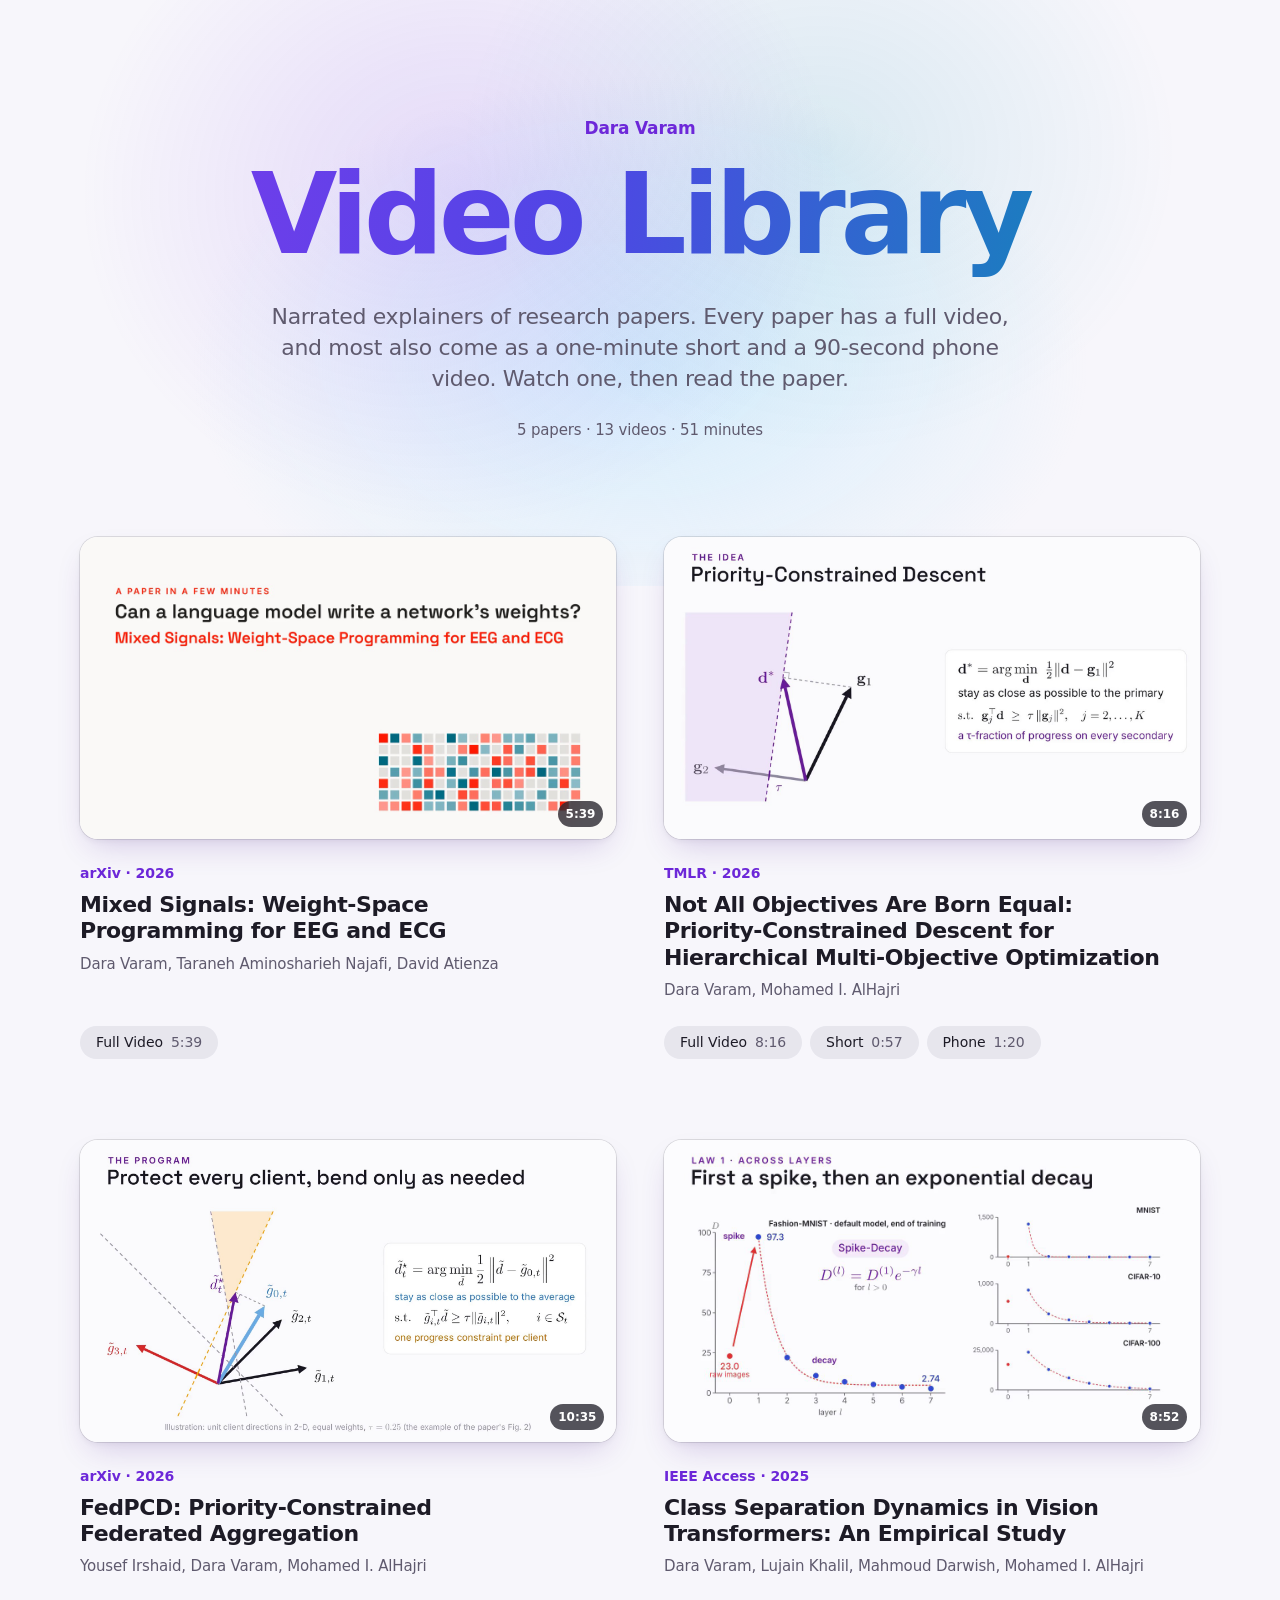
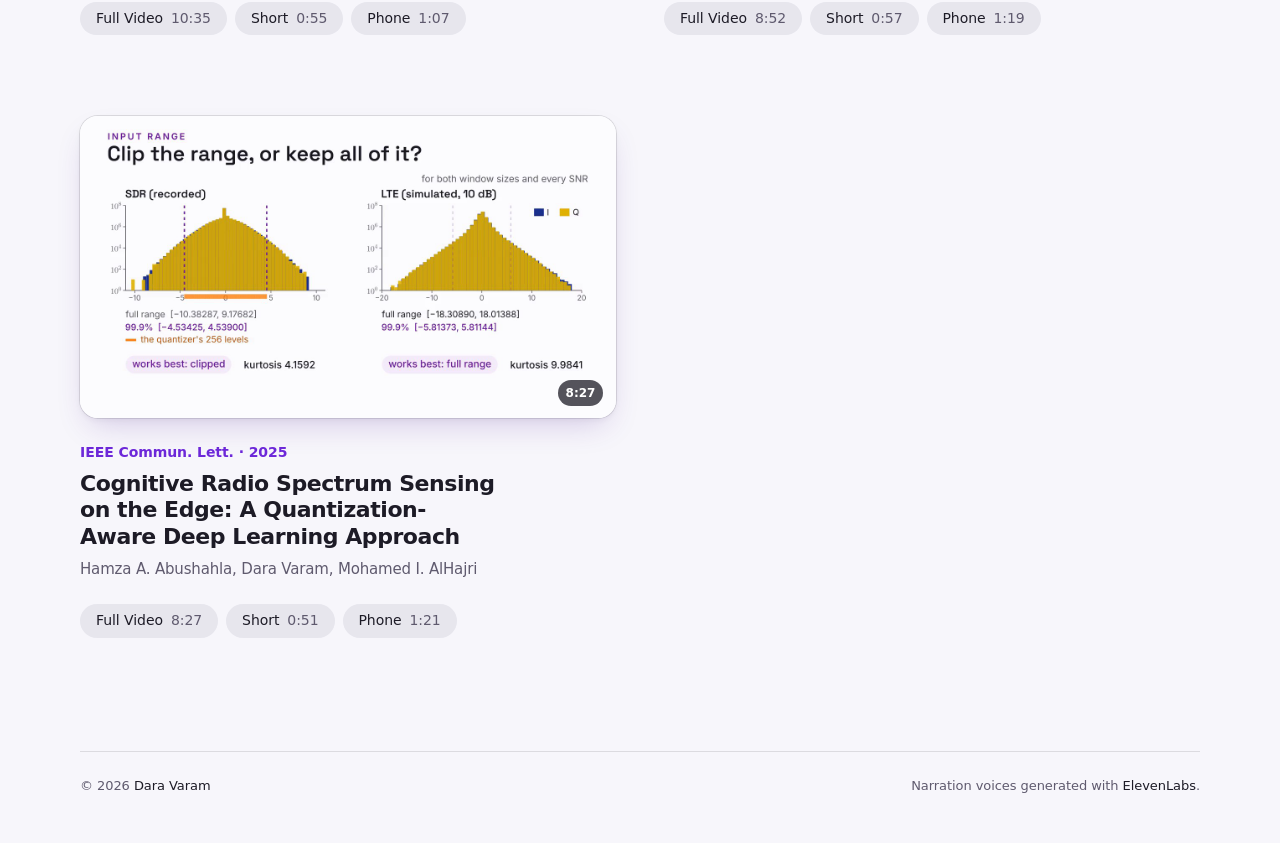
<file: index.html>
<!DOCTYPE html>
<html lang="en">
<head>
<meta charset="utf-8" />
<meta name="viewport" content="width=device-width, initial-scale=1" />
<title>Video Library · Dara Varam</title>
<meta name="description" content="Narrated explainers of research papers. Every paper has a full video, and most also come as a one-minute short and a 90-second phone video. Watch one, then read the paper." />
<link rel="canonical" href="https://daravaram.github.io/video-library/" />
<meta property="og:type" content="website" />
<meta property="og:title" content="Video Library · Dara Varam" />
<meta property="og:description" content="Narrated explainers of research papers. Every paper has a full video, and most also come as a one-minute short and a 90-second phone video. Watch one, then read the paper." />
<meta property="og:url" content="https://daravaram.github.io/video-library/" />
<meta property="og:image" content="https://daravaram.github.io/video-library/assets/og.jpg" />
<meta name="twitter:card" content="summary_large_image" />
<meta name="theme-color" content="#F7F6FB" media="(prefers-color-scheme: light)" />
<meta name="theme-color" content="#0C0B12" media="(prefers-color-scheme: dark)" />
<link rel="icon" href="data:image/svg+xml,%3Csvg xmlns='http://www.w3.org/2000/svg' viewBox='0 0 32 32'%3E%3Cdefs%3E%3ClinearGradient id='g' x1='0' y1='0' x2='1' y2='1'%3E%3Cstop offset='0' stop-color='%237C3AED'/%3E%3Cstop offset='1' stop-color='%2306B6D4'/%3E%3C/linearGradient%3E%3C/defs%3E%3Crect width='32' height='32' rx='8' fill='url(%23g)'/%3E%3Cpath d='M12.5 9.5v13l10-6.5z' fill='%23FFFFFF'/%3E%3C/svg%3E" />
<link rel="stylesheet" href="assets/style.css?v=7b235a89" />
</head>
<body class="home">
<a class="skip" href="#main">Skip to Content</a>
<div class="bar">
  <div class="wrap bar-inner"><span class="bar-title" aria-hidden="true">Video Library</span></div>
</div>
<div class="wrap">
  <header class="masthead">
    <p class="eyebrow"><a href="https://daravaram.github.io/">Dara Varam</a></p>
    <h1>Video Library</h1>
    <p class="intro">Narrated explainers of research papers. Every paper has a full video, and most also come as a one-minute short and a 90-second phone video. Watch one, then read the paper.</p>
    <p class="stats">5 papers · 13 videos · 51 minutes</p>
  </header>
  <main class="grid" id="main">
    <article class="card">
      <a class="thumb" href="biowsp/" aria-label="Watch: Mixed Signals">
        <img src="videos/biowsp/full.jpg" alt="" width="1280" height="720" fetchpriority="high" />
        
        <span class="runtime">5:39</span>
      </a>
      <p class="meta">arXiv · 2026</p>
      <h2><a href="biowsp/">Mixed Signals: Weight-Space Programming for EEG and ECG</a></h2>
      <p class="authors">Dara Varam, Taraneh Aminosharieh Najafi, David Atienza</p>
      <ul class="cuts" aria-label="Cuts"><li><a href="biowsp/#full">Full Video <span>5:39</span></a></li></ul>
    </article>
    <article class="card">
      <a class="thumb" href="pcd/" aria-label="Watch: Priority-Constrained Descent (PCD)">
        <img src="videos/pcd/full.jpg" alt="" width="1280" height="720"  />
        <video muted loop playsinline preload="none" data-src="videos/pcd/short.mp4" aria-hidden="true" tabindex="-1"></video>
        <span class="runtime">8:16</span>
      </a>
      <p class="meta">TMLR · 2026</p>
      <h2><a href="pcd/">Not All Objectives Are Born Equal: Priority-Constrained Descent for Hierarchical Multi-Objective Optimization</a></h2>
      <p class="authors">Dara Varam, Mohamed I. AlHajri</p>
      <ul class="cuts" aria-label="Cuts"><li><a href="pcd/#full">Full Video <span>8:16</span></a></li><li><a href="pcd/#short">Short <span>0:57</span></a></li><li><a href="pcd/#phone">Phone <span>1:20</span></a></li></ul>
    </article>
    <article class="card">
      <a class="thumb" href="fedpcd/" aria-label="Watch: FedPCD">
        <img src="videos/fedpcd/full.jpg" alt="" width="1280" height="720" loading="lazy" />
        <video muted loop playsinline preload="none" data-src="videos/fedpcd/short.mp4" aria-hidden="true" tabindex="-1"></video>
        <span class="runtime">10:35</span>
      </a>
      <p class="meta">arXiv · 2026</p>
      <h2><a href="fedpcd/">FedPCD: Priority-Constrained Federated Aggregation</a></h2>
      <p class="authors">Yousef Irshaid, Dara Varam, Mohamed I. AlHajri</p>
      <ul class="cuts" aria-label="Cuts"><li><a href="fedpcd/#full">Full Video <span>10:35</span></a></li><li><a href="fedpcd/#short">Short <span>0:55</span></a></li><li><a href="fedpcd/#phone">Phone <span>1:07</span></a></li></ul>
    </article>
    <article class="card">
      <a class="thumb" href="vit-class-separation/" aria-label="Watch: Class Separation Dynamics in Vision Transformers">
        <img src="videos/vit-class-separation/full.jpg" alt="" width="1280" height="720" loading="lazy" />
        <video muted loop playsinline preload="none" data-src="videos/vit-class-separation/short.mp4" aria-hidden="true" tabindex="-1"></video>
        <span class="runtime">8:52</span>
      </a>
      <p class="meta">IEEE Access · 2025</p>
      <h2><a href="vit-class-separation/">Class Separation Dynamics in Vision Transformers: An Empirical Study</a></h2>
      <p class="authors">Dara Varam, Lujain Khalil, Mahmoud Darwish, Mohamed I. AlHajri</p>
      <ul class="cuts" aria-label="Cuts"><li><a href="vit-class-separation/#full">Full Video <span>8:52</span></a></li><li><a href="vit-class-separation/#short">Short <span>0:57</span></a></li><li><a href="vit-class-separation/#phone">Phone <span>1:19</span></a></li></ul>
    </article>
    <article class="card">
      <a class="thumb" href="spectrum-sensing/" aria-label="Watch: Cognitive Radio Spectrum Sensing on the Edge">
        <img src="videos/spectrum-sensing/full.jpg" alt="" width="1280" height="720" loading="lazy" />
        <video muted loop playsinline preload="none" data-src="videos/spectrum-sensing/short.mp4" aria-hidden="true" tabindex="-1"></video>
        <span class="runtime">8:27</span>
      </a>
      <p class="meta">IEEE Commun. Lett. · 2025</p>
      <h2><a href="spectrum-sensing/">Cognitive Radio Spectrum Sensing on the Edge: A Quantization-Aware Deep Learning Approach</a></h2>
      <p class="authors">Hamza A. Abushahla, Dara Varam, Mohamed I. AlHajri</p>
      <ul class="cuts" aria-label="Cuts"><li><a href="spectrum-sensing/#full">Full Video <span>8:27</span></a></li><li><a href="spectrum-sensing/#short">Short <span>0:51</span></a></li><li><a href="spectrum-sensing/#phone">Phone <span>1:21</span></a></li></ul>
    </article>
  </main>
  <footer class="site">
    <span>&copy; 2026 <a href="https://daravaram.github.io/">Dara Varam</a></span>
    <span>Narration voices generated with <a href="https://elevenlabs.io" target="_blank" rel="noopener" translate="no">ElevenLabs</a>.</span>
  </footer>
</div>
<div class="visitor-widget" aria-hidden="true">
<script type="text/javascript" id="mapmyvisitors" src="https://visitormap.visitormap.workers.dev/map.js?d=vQcILETVswZfTonNsgaogfZ0&cl=171221&co=0e0b13&ct=a79bbd&w=a"></script>
</div>
<script src="assets/library.js?v=a1c0e005"></script>
</body>
</html>
</file>
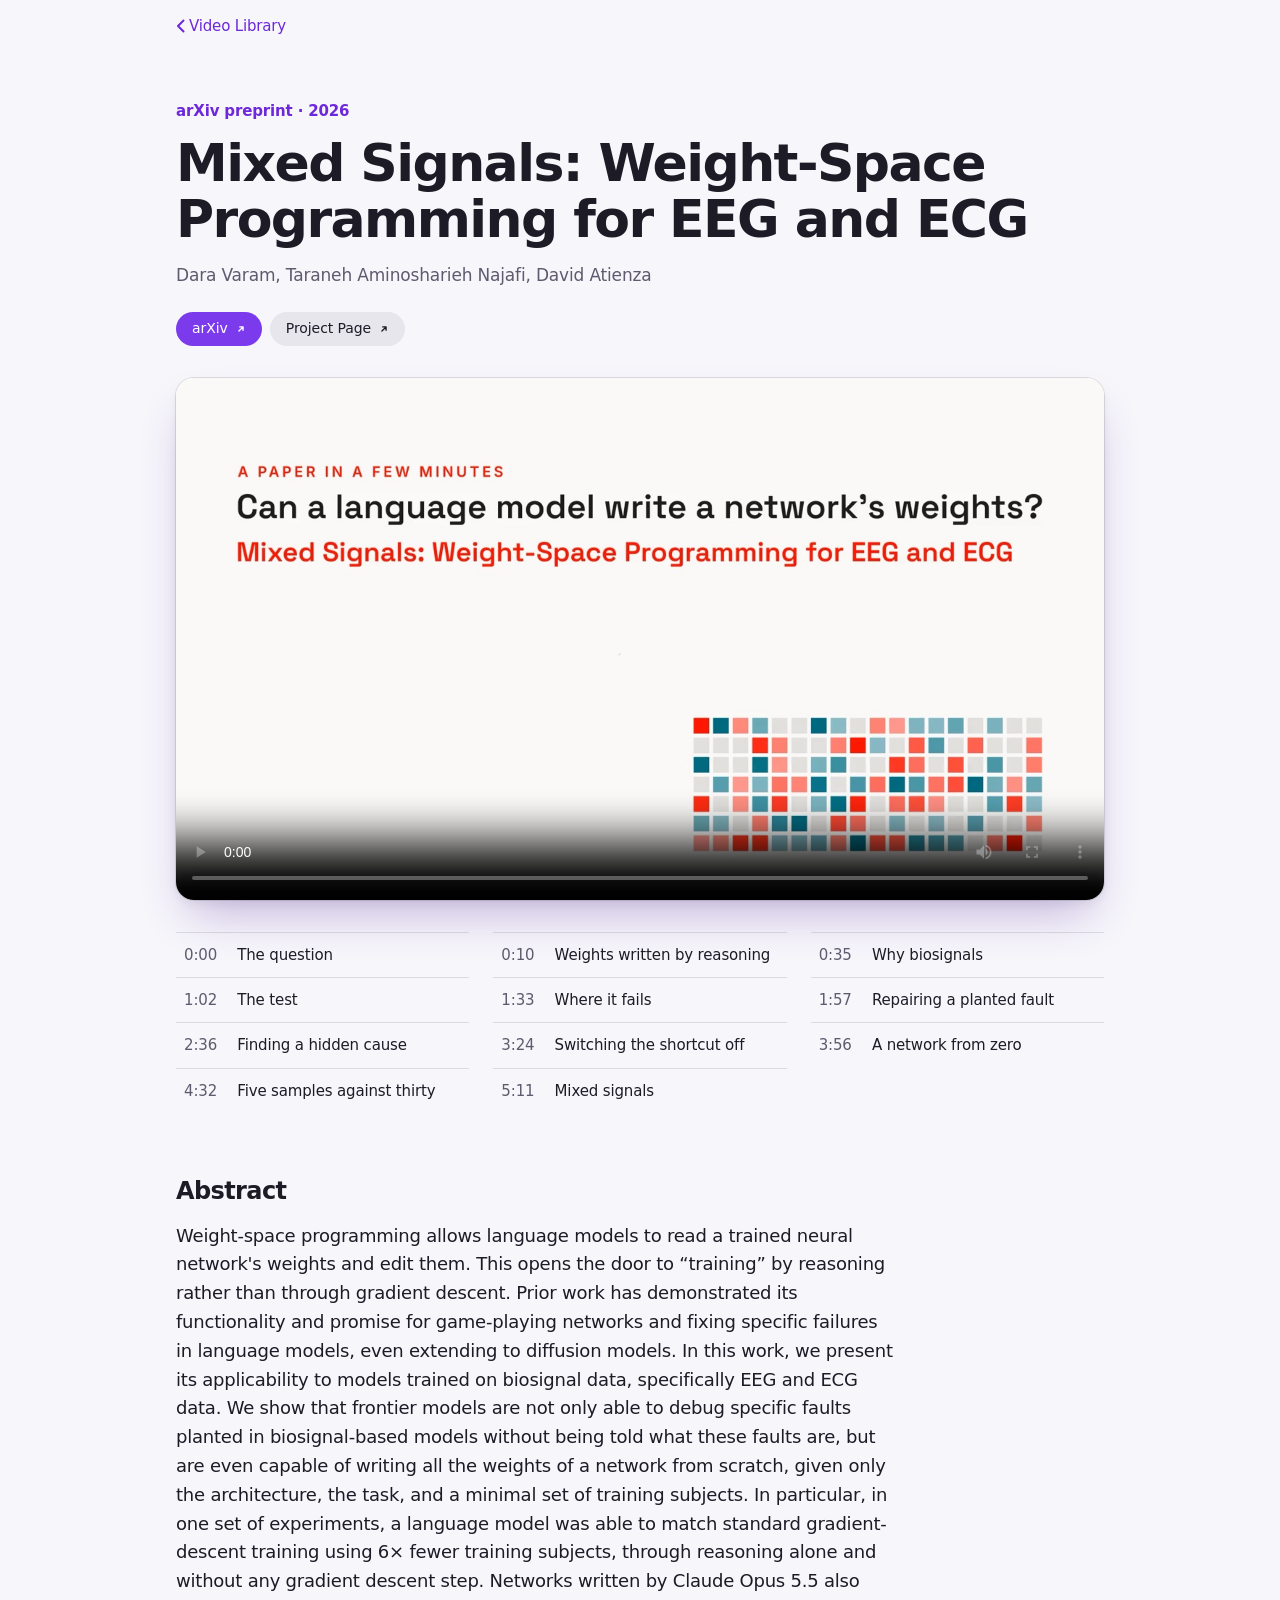
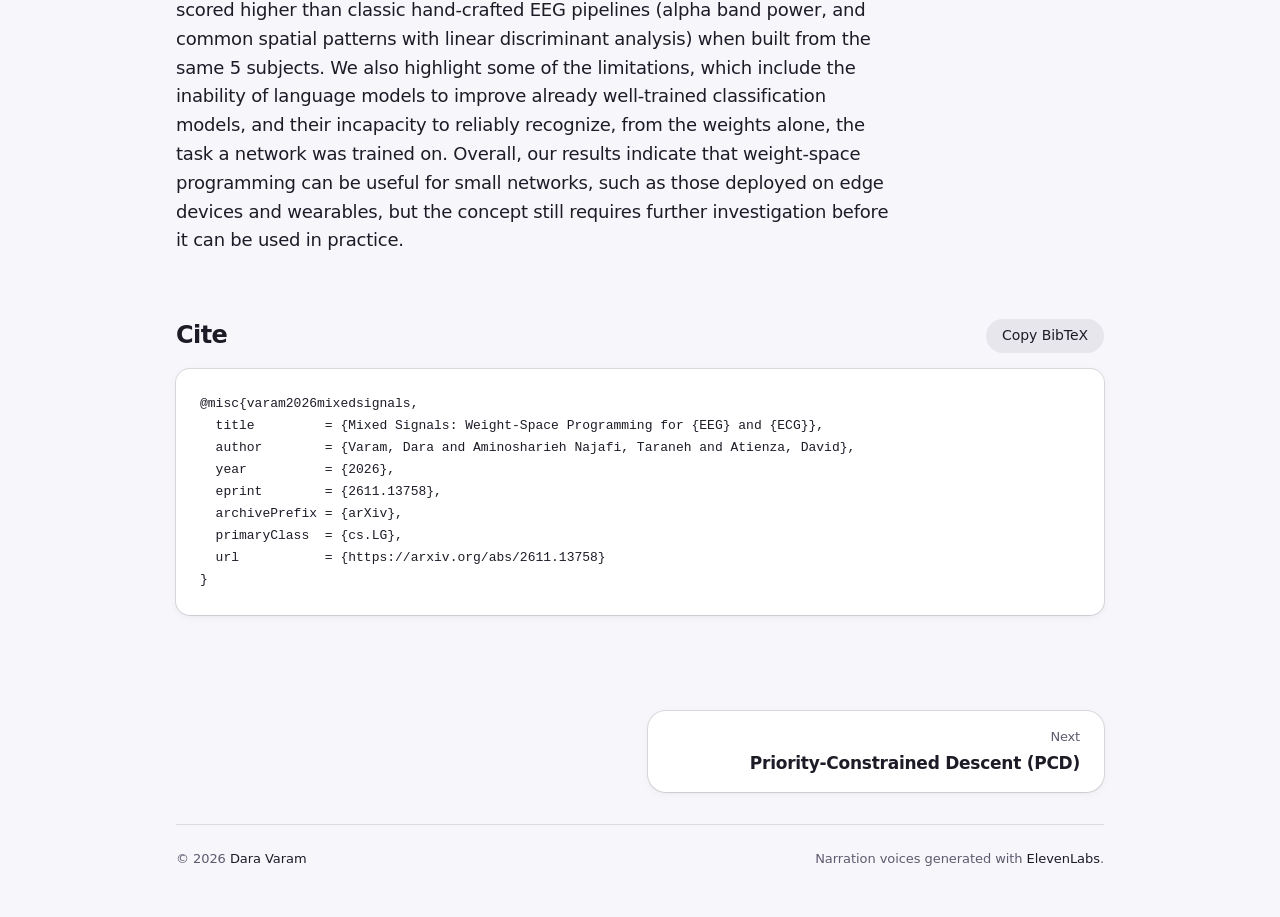
<file: biowsp/index.html>
<!DOCTYPE html>
<html lang="en">
<head>
<meta charset="utf-8" />
<meta name="viewport" content="width=device-width, initial-scale=1" />
<title>Mixed Signals · Video Library</title>
<meta name="description" content="Weight-space programming allows language models to read a trained neural network&#x27;s weights and edit them. This opens the door to “training” by reasoning…" />
<link rel="canonical" href="https://daravaram.github.io/video-library/biowsp/" />
<meta property="og:type" content="website" />
<meta property="og:title" content="Mixed Signals · Video Library" />
<meta property="og:description" content="Weight-space programming allows language models to read a trained neural network&#x27;s weights and edit them. This opens the door to “training” by reasoning…" />
<meta property="og:url" content="https://daravaram.github.io/video-library/biowsp/" />
<meta property="og:image" content="https://daravaram.github.io/video-library/videos/biowsp/full.jpg" />
<meta name="twitter:card" content="summary_large_image" />
<meta name="theme-color" content="#F7F6FB" media="(prefers-color-scheme: light)" />
<meta name="theme-color" content="#0C0B12" media="(prefers-color-scheme: dark)" />
<link rel="icon" href="data:image/svg+xml,%3Csvg xmlns='http://www.w3.org/2000/svg' viewBox='0 0 32 32'%3E%3Cdefs%3E%3ClinearGradient id='g' x1='0' y1='0' x2='1' y2='1'%3E%3Cstop offset='0' stop-color='%237C3AED'/%3E%3Cstop offset='1' stop-color='%2306B6D4'/%3E%3C/linearGradient%3E%3C/defs%3E%3Crect width='32' height='32' rx='8' fill='url(%23g)'/%3E%3Cpath d='M12.5 9.5v13l10-6.5z' fill='%23FFFFFF'/%3E%3C/svg%3E" />
<link rel="stylesheet" href="../assets/style.css?v=7b235a89" />
</head>
<body class="paper">
<a class="skip" href="#main">Skip to Content</a>
<div class="bar">
  <div class="wrap narrow bar-inner">
    <nav class="crumbs" aria-label="Breadcrumb"><a href="../"><svg class="chevron" viewBox="0 0 9 14" aria-hidden="true"><path d="M7.5 1.5 2 7l5.5 5.5"/></svg>Video Library</a></nav>
    <span class="bar-title" aria-hidden="true">Mixed Signals</span>
  </div>
</div>
<div class="wrap narrow">
  <header class="paper-head">
    <p class="meta">arXiv preprint · 2026</p>
    <h1>Mixed Signals: Weight-Space Programming for EEG and ECG</h1>
    <p class="authors">Dara Varam, Taraneh Aminosharieh Najafi, David Atienza</p>
    <ul class="links"><li><a href="https://arxiv.org/abs/2611.13758" target="_blank" rel="noopener">arXiv<svg class="ext" viewBox="0 0 12 12" aria-hidden="true"><path d="M3.5 8.5l5-5M4.5 3.5h4v4"/></svg></a></li><li><a href="https://daravaram.github.io/BioWSP/" target="_blank" rel="noopener">Project Page<svg class="ext" viewBox="0 0 12 12" aria-hidden="true"><path d="M3.5 8.5l5-5M4.5 3.5h4v4"/></svg></a></li></ul>
  </header>
  <main id="main">
  <section class="watch" aria-label="Videos">
    <div class="stage">
      <div class="screen" data-cut="full">
        <video controls playsinline preload="metadata" crossorigin="anonymous" poster="../videos/biowsp/full.jpg" aria-label="Full Video, 5:39">
        <source src="https://daravaram.github.io/BioWSP/media/mixed-signals-video.mp4" type="video/mp4" />
        <track kind="captions" src="https://daravaram.github.io/BioWSP/media/mixed-signals-video.vtt" srclang="en" label="English" />
        </video>
      </div>
    </div>
    <ol class="chapters" aria-label="Chapters of the full video"><li><button type="button" data-t="0"><time>0:00</time>The question</button></li><li><button type="button" data-t="10"><time>0:10</time>Weights written by reasoning</button></li><li><button type="button" data-t="35"><time>0:35</time>Why biosignals</button></li><li><button type="button" data-t="62"><time>1:02</time>The test</button></li><li><button type="button" data-t="93"><time>1:33</time>Where it fails</button></li><li><button type="button" data-t="117"><time>1:57</time>Repairing a planted fault</button></li><li><button type="button" data-t="156"><time>2:36</time>Finding a hidden cause</button></li><li><button type="button" data-t="204"><time>3:24</time>Switching the shortcut off</button></li><li><button type="button" data-t="236"><time>3:56</time>A network from zero</button></li><li><button type="button" data-t="272"><time>4:32</time>Five samples against thirty</button></li><li><button type="button" data-t="311"><time>5:11</time>Mixed signals</button></li></ol>
  </section>
  <section class="block">
    <h2 class="label">Abstract</h2>
    <p class="abstract">Weight-space programming allows language models to read a trained neural network&#x27;s weights and edit them. This opens the door to “training” by reasoning rather than through gradient descent. Prior work has demonstrated its functionality and promise for game-playing networks and fixing specific failures in language models, even extending to diffusion models. In this work, we present its applicability to models trained on biosignal data, specifically EEG and ECG data. We show that frontier models are not only able to debug specific faults planted in biosignal-based models without being told what these faults are, but are even capable of writing all the weights of a network from scratch, given only the architecture, the task, and a minimal set of training subjects. In particular, in one set of experiments, a language model was able to match standard gradient-descent training using 6× fewer training subjects, through reasoning alone and without any gradient descent step. Networks written by Claude Opus 5.5 also scored higher than classic hand-crafted EEG pipelines (alpha band power, and common spatial patterns with linear discriminant analysis) when built from the same 5 subjects. We also highlight some of the limitations, which include the inability of language models to improve already well-trained classification models, and their incapacity to reliably recognize, from the weights alone, the task a network was trained on. Overall, our results indicate that weight-space programming can be useful for small networks, such as those deployed on edge devices and wearables, but the concept still requires further investigation before it can be used in practice.</p>
  </section>
  <section class="block">
    <div class="label-row"><h2 class="label">Cite</h2><button class="copy" type="button" data-target="bib">Copy BibTeX</button></div>
    <pre class="bib" id="bib" translate="no">@misc{varam2026mixedsignals,
  title         = {Mixed Signals: Weight-Space Programming for {EEG} and {ECG}},
  author        = {Varam, Dara and Aminosharieh Najafi, Taraneh and Atienza, David},
  year          = {2026},
  eprint        = {2611.13758},
  archivePrefix = {arXiv},
  primaryClass  = {cs.LG},
  url           = {https://arxiv.org/abs/2611.13758}
}</pre>
    <p class="visually-hidden" id="copy-status" role="status" aria-live="polite"></p>
  </section>
  </main>
  <nav class="pager" aria-label="More papers"><a class="next" href="../pcd/"><small>Next</small><span>Priority-Constrained Descent (PCD)</span></a></nav>
  <footer class="site">
    <span>&copy; 2026 <a href="https://daravaram.github.io/">Dara Varam</a></span>
    <span>Narration voices generated with <a href="https://elevenlabs.io" target="_blank" rel="noopener" translate="no">ElevenLabs</a>.</span>
  </footer>
</div>
<div class="visitor-widget" aria-hidden="true">
<script type="text/javascript" id="mapmyvisitors" src="https://visitormap.visitormap.workers.dev/map.js?d=vQcILETVswZfTonNsgaogfZ0&cl=171221&co=0e0b13&ct=a79bbd&w=a"></script>
</div>
<script src="../assets/library.js?v=a1c0e005"></script>
</body>
</html>
</file>
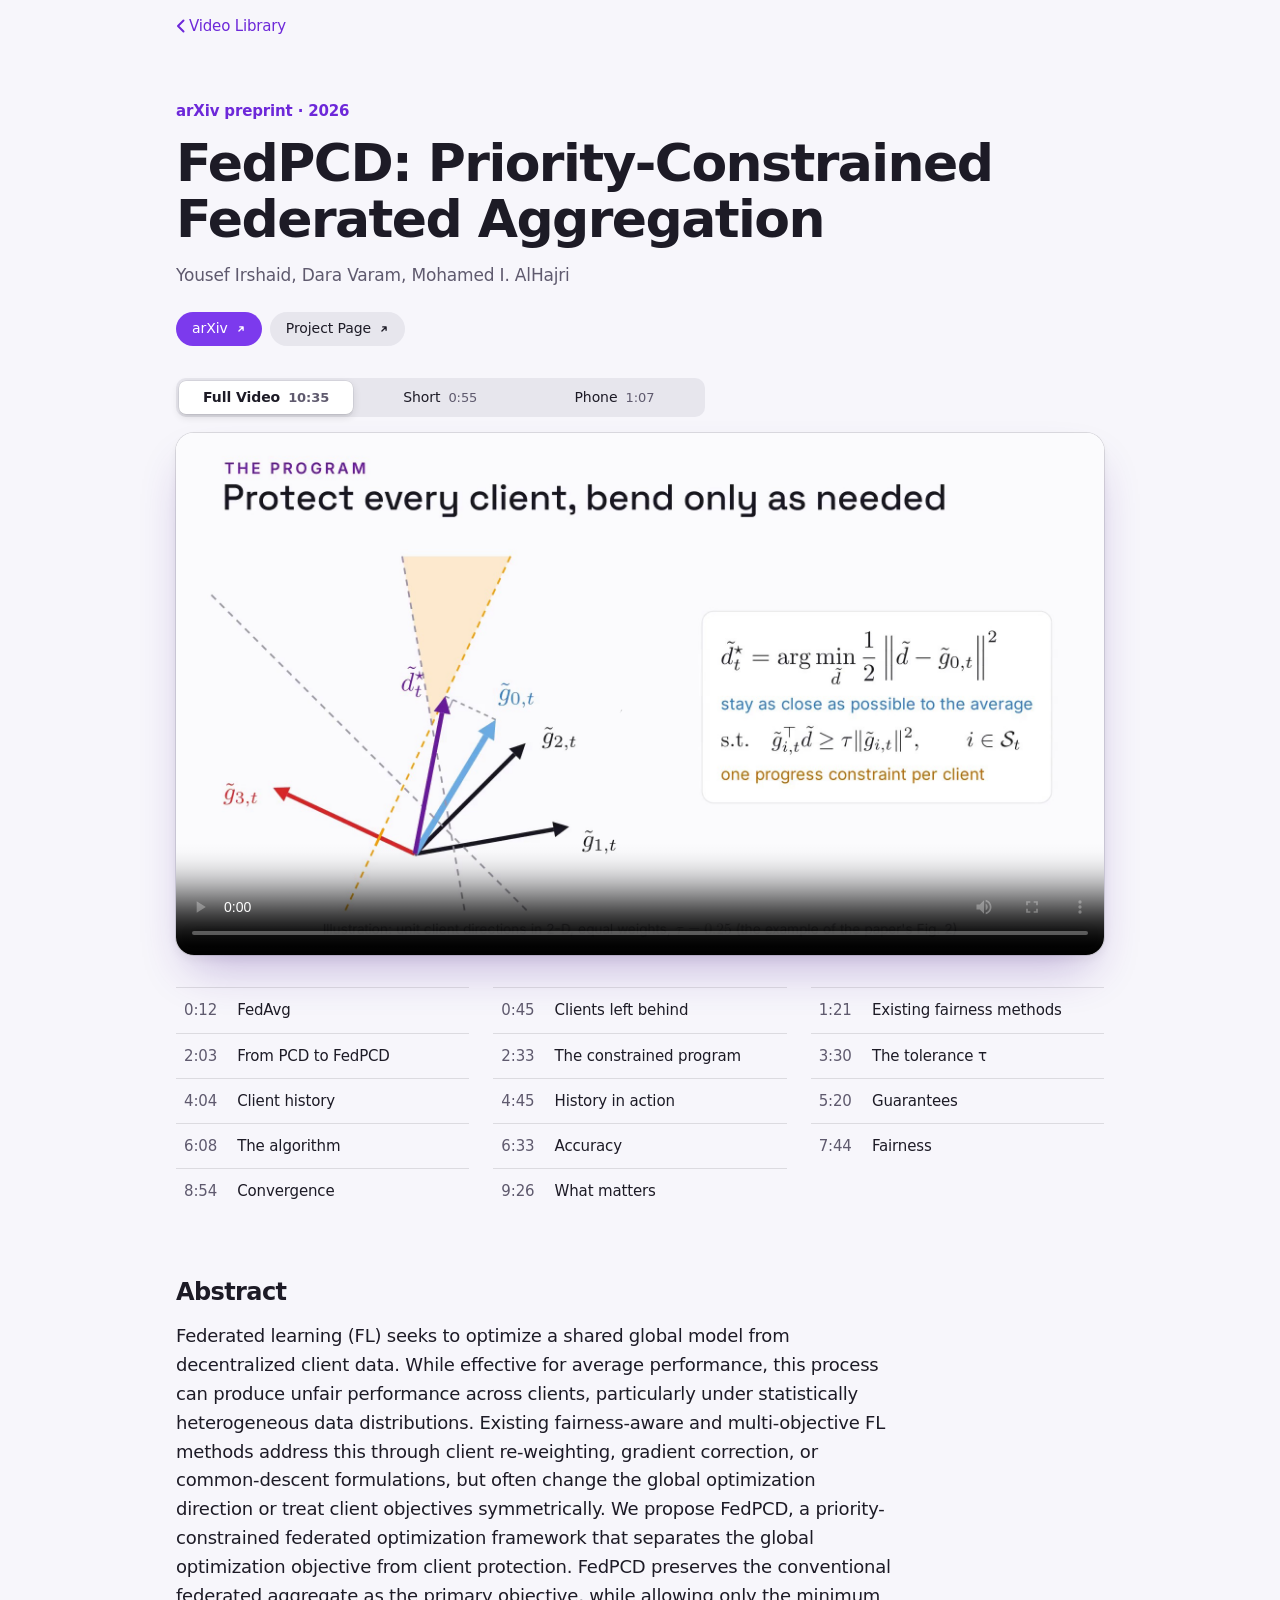
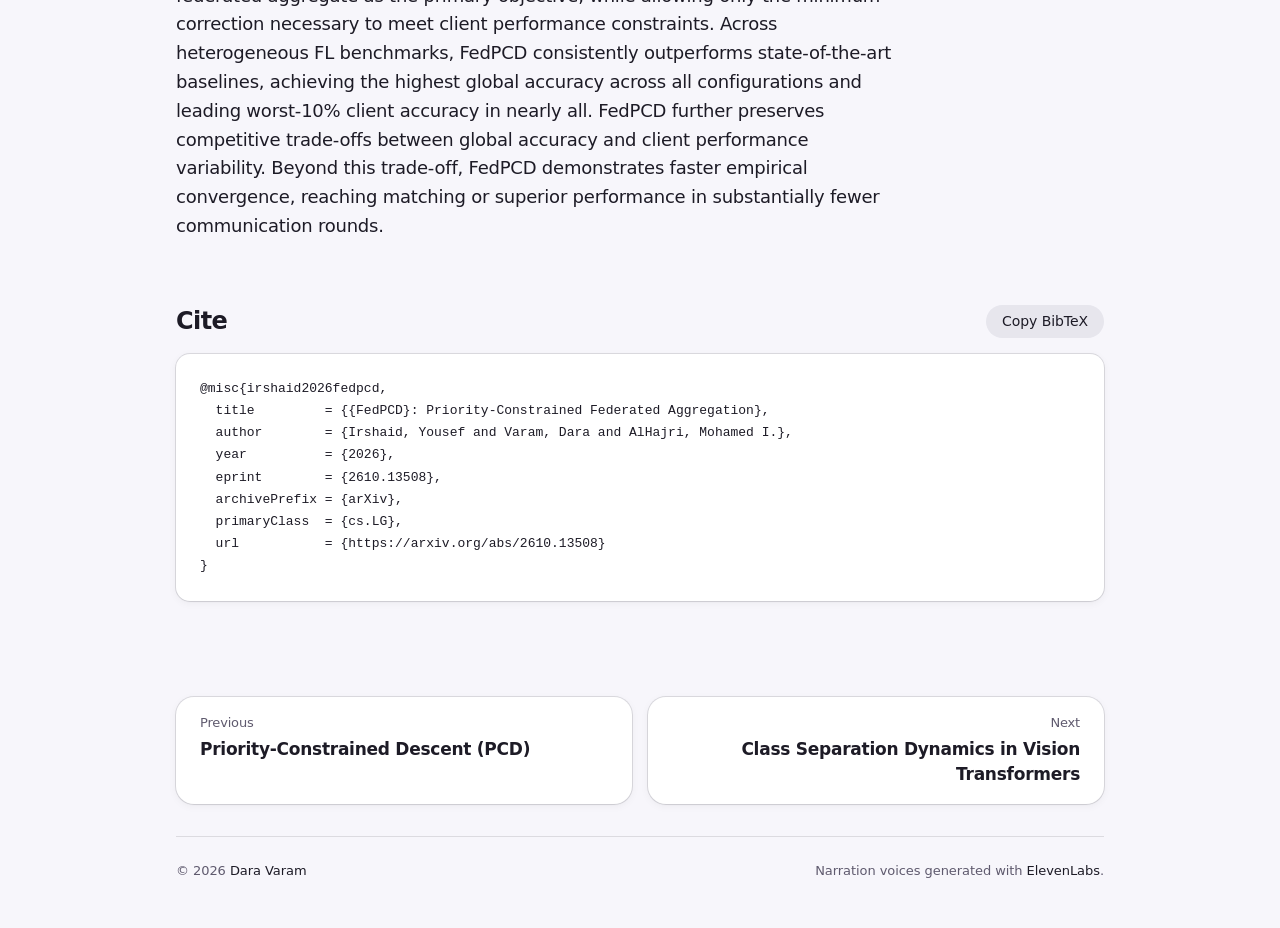
<file: fedpcd/index.html>
<!DOCTYPE html>
<html lang="en">
<head>
<meta charset="utf-8" />
<meta name="viewport" content="width=device-width, initial-scale=1" />
<title>FedPCD · Video Library</title>
<meta name="description" content="Federated learning (FL) seeks to optimize a shared global model from decentralized client data. While effective for average performance, this process can…" />
<link rel="canonical" href="https://daravaram.github.io/video-library/fedpcd/" />
<meta property="og:type" content="website" />
<meta property="og:title" content="FedPCD · Video Library" />
<meta property="og:description" content="Federated learning (FL) seeks to optimize a shared global model from decentralized client data. While effective for average performance, this process can…" />
<meta property="og:url" content="https://daravaram.github.io/video-library/fedpcd/" />
<meta property="og:image" content="https://daravaram.github.io/video-library/videos/fedpcd/full.jpg" />
<meta name="twitter:card" content="summary_large_image" />
<meta name="theme-color" content="#F7F6FB" media="(prefers-color-scheme: light)" />
<meta name="theme-color" content="#0C0B12" media="(prefers-color-scheme: dark)" />
<link rel="icon" href="data:image/svg+xml,%3Csvg xmlns='http://www.w3.org/2000/svg' viewBox='0 0 32 32'%3E%3Cdefs%3E%3ClinearGradient id='g' x1='0' y1='0' x2='1' y2='1'%3E%3Cstop offset='0' stop-color='%237C3AED'/%3E%3Cstop offset='1' stop-color='%2306B6D4'/%3E%3C/linearGradient%3E%3C/defs%3E%3Crect width='32' height='32' rx='8' fill='url(%23g)'/%3E%3Cpath d='M12.5 9.5v13l10-6.5z' fill='%23FFFFFF'/%3E%3C/svg%3E" />
<link rel="stylesheet" href="../assets/style.css?v=7b235a89" />
</head>
<body class="paper">
<a class="skip" href="#main">Skip to Content</a>
<div class="bar">
  <div class="wrap narrow bar-inner">
    <nav class="crumbs" aria-label="Breadcrumb"><a href="../"><svg class="chevron" viewBox="0 0 9 14" aria-hidden="true"><path d="M7.5 1.5 2 7l5.5 5.5"/></svg>Video Library</a></nav>
    <span class="bar-title" aria-hidden="true">FedPCD</span>
  </div>
</div>
<div class="wrap narrow">
  <header class="paper-head">
    <p class="meta">arXiv preprint · 2026</p>
    <h1>FedPCD: Priority-Constrained Federated Aggregation</h1>
    <p class="authors">Yousef Irshaid, Dara Varam, Mohamed I. AlHajri</p>
    <ul class="links"><li><a href="https://arxiv.org/abs/2610.13508" target="_blank" rel="noopener">arXiv<svg class="ext" viewBox="0 0 12 12" aria-hidden="true"><path d="M3.5 8.5l5-5M4.5 3.5h4v4"/></svg></a></li><li><a href="https://daravaram.github.io/FedPCD/" target="_blank" rel="noopener">Project Page<svg class="ext" viewBox="0 0 12 12" aria-hidden="true"><path d="M3.5 8.5l5-5M4.5 3.5h4v4"/></svg></a></li></ul>
  </header>
  <main id="main">
  <section class="watch" aria-label="Videos">
    <div class="seg" role="group" aria-label="Which cut"><button type="button" data-cut="full" aria-pressed="true">Full Video <span>10:35</span></button><button type="button" data-cut="short" aria-pressed="false">Short <span>0:55</span></button><button type="button" data-cut="phone" aria-pressed="false">Phone <span>1:07</span></button></div>
    <div class="stage">
      <div class="screen" data-cut="full">
        <video controls playsinline preload="metadata" crossorigin="anonymous" poster="../videos/fedpcd/full.jpg" aria-label="Full Video, 10:35">
        <source src="https://daravaram.github.io/FedPCD/assets/fedpcd-video.mp4" type="video/mp4" />
        <track kind="captions" src="https://daravaram.github.io/FedPCD/assets/fedpcd-video.vtt" srclang="en" label="English" />
        </video>
      </div>
      <div class="screen" data-cut="short" hidden>
        <video controls playsinline preload="none" poster="../videos/fedpcd/short.jpg" aria-label="Short, 0:55">
        <source src="../videos/fedpcd/short.mp4" type="video/mp4" />
        <track kind="captions" src="../videos/fedpcd/short.vtt" srclang="en" label="English" />
        </video>
      </div>
      <div class="screen portrait" data-cut="phone" hidden>
        <video controls playsinline preload="none" poster="../videos/fedpcd/phone.jpg" aria-label="Phone, 1:07, captions burned in">
        <source src="../videos/fedpcd/phone.mp4" type="video/mp4" />
        </video>
      </div>
    </div>
    <ol class="chapters" aria-label="Chapters of the full video"><li><button type="button" data-t="12"><time>0:12</time>FedAvg</button></li><li><button type="button" data-t="45"><time>0:45</time>Clients left behind</button></li><li><button type="button" data-t="81"><time>1:21</time>Existing fairness methods</button></li><li><button type="button" data-t="123"><time>2:03</time>From PCD to FedPCD</button></li><li><button type="button" data-t="153"><time>2:33</time>The constrained program</button></li><li><button type="button" data-t="210"><time>3:30</time>The tolerance τ</button></li><li><button type="button" data-t="244"><time>4:04</time>Client history</button></li><li><button type="button" data-t="285"><time>4:45</time>History in action</button></li><li><button type="button" data-t="320"><time>5:20</time>Guarantees</button></li><li><button type="button" data-t="368"><time>6:08</time>The algorithm</button></li><li><button type="button" data-t="393"><time>6:33</time>Accuracy</button></li><li><button type="button" data-t="464"><time>7:44</time>Fairness</button></li><li><button type="button" data-t="534"><time>8:54</time>Convergence</button></li><li><button type="button" data-t="566"><time>9:26</time>What matters</button></li></ol>
  </section>
  <section class="block">
    <h2 class="label">Abstract</h2>
    <p class="abstract">Federated learning (FL) seeks to optimize a shared global model from decentralized client data. While effective for average performance, this process can produce unfair performance across clients, particularly under statistically heterogeneous data distributions. Existing fairness-aware and multi-objective FL methods address this through client re-weighting, gradient correction, or common-descent formulations, but often change the global optimization direction or treat client objectives symmetrically. We propose FedPCD, a priority-constrained federated optimization framework that separates the global optimization objective from client protection. FedPCD preserves the conventional federated aggregate as the primary objective, while allowing only the minimum correction necessary to meet client performance constraints. Across heterogeneous FL benchmarks, FedPCD consistently outperforms state-of-the-art baselines, achieving the highest global accuracy across all configurations and leading worst-10% client accuracy in nearly all. FedPCD further preserves competitive trade-offs between global accuracy and client performance variability. Beyond this trade-off, FedPCD demonstrates faster empirical convergence, reaching matching or superior performance in substantially fewer communication rounds.</p>
  </section>
  <section class="block">
    <div class="label-row"><h2 class="label">Cite</h2><button class="copy" type="button" data-target="bib">Copy BibTeX</button></div>
    <pre class="bib" id="bib" translate="no">@misc{irshaid2026fedpcd,
  title         = {{FedPCD}: Priority-Constrained Federated Aggregation},
  author        = {Irshaid, Yousef and Varam, Dara and AlHajri, Mohamed I.},
  year          = {2026},
  eprint        = {2610.13508},
  archivePrefix = {arXiv},
  primaryClass  = {cs.LG},
  url           = {https://arxiv.org/abs/2610.13508}
}</pre>
    <p class="visually-hidden" id="copy-status" role="status" aria-live="polite"></p>
  </section>
  </main>
  <nav class="pager" aria-label="More papers"><a class="prev" href="../pcd/"><small>Previous</small><span>Priority-Constrained Descent (PCD)</span></a><a class="next" href="../vit-class-separation/"><small>Next</small><span>Class Separation Dynamics in Vision Transformers</span></a></nav>
  <footer class="site">
    <span>&copy; 2026 <a href="https://daravaram.github.io/">Dara Varam</a></span>
    <span>Narration voices generated with <a href="https://elevenlabs.io" target="_blank" rel="noopener" translate="no">ElevenLabs</a>.</span>
  </footer>
</div>
<div class="visitor-widget" aria-hidden="true">
<script type="text/javascript" id="mapmyvisitors" src="https://visitormap.visitormap.workers.dev/map.js?d=vQcILETVswZfTonNsgaogfZ0&cl=171221&co=0e0b13&ct=a79bbd&w=a"></script>
</div>
<script src="../assets/library.js?v=a1c0e005"></script>
</body>
</html>
</file>
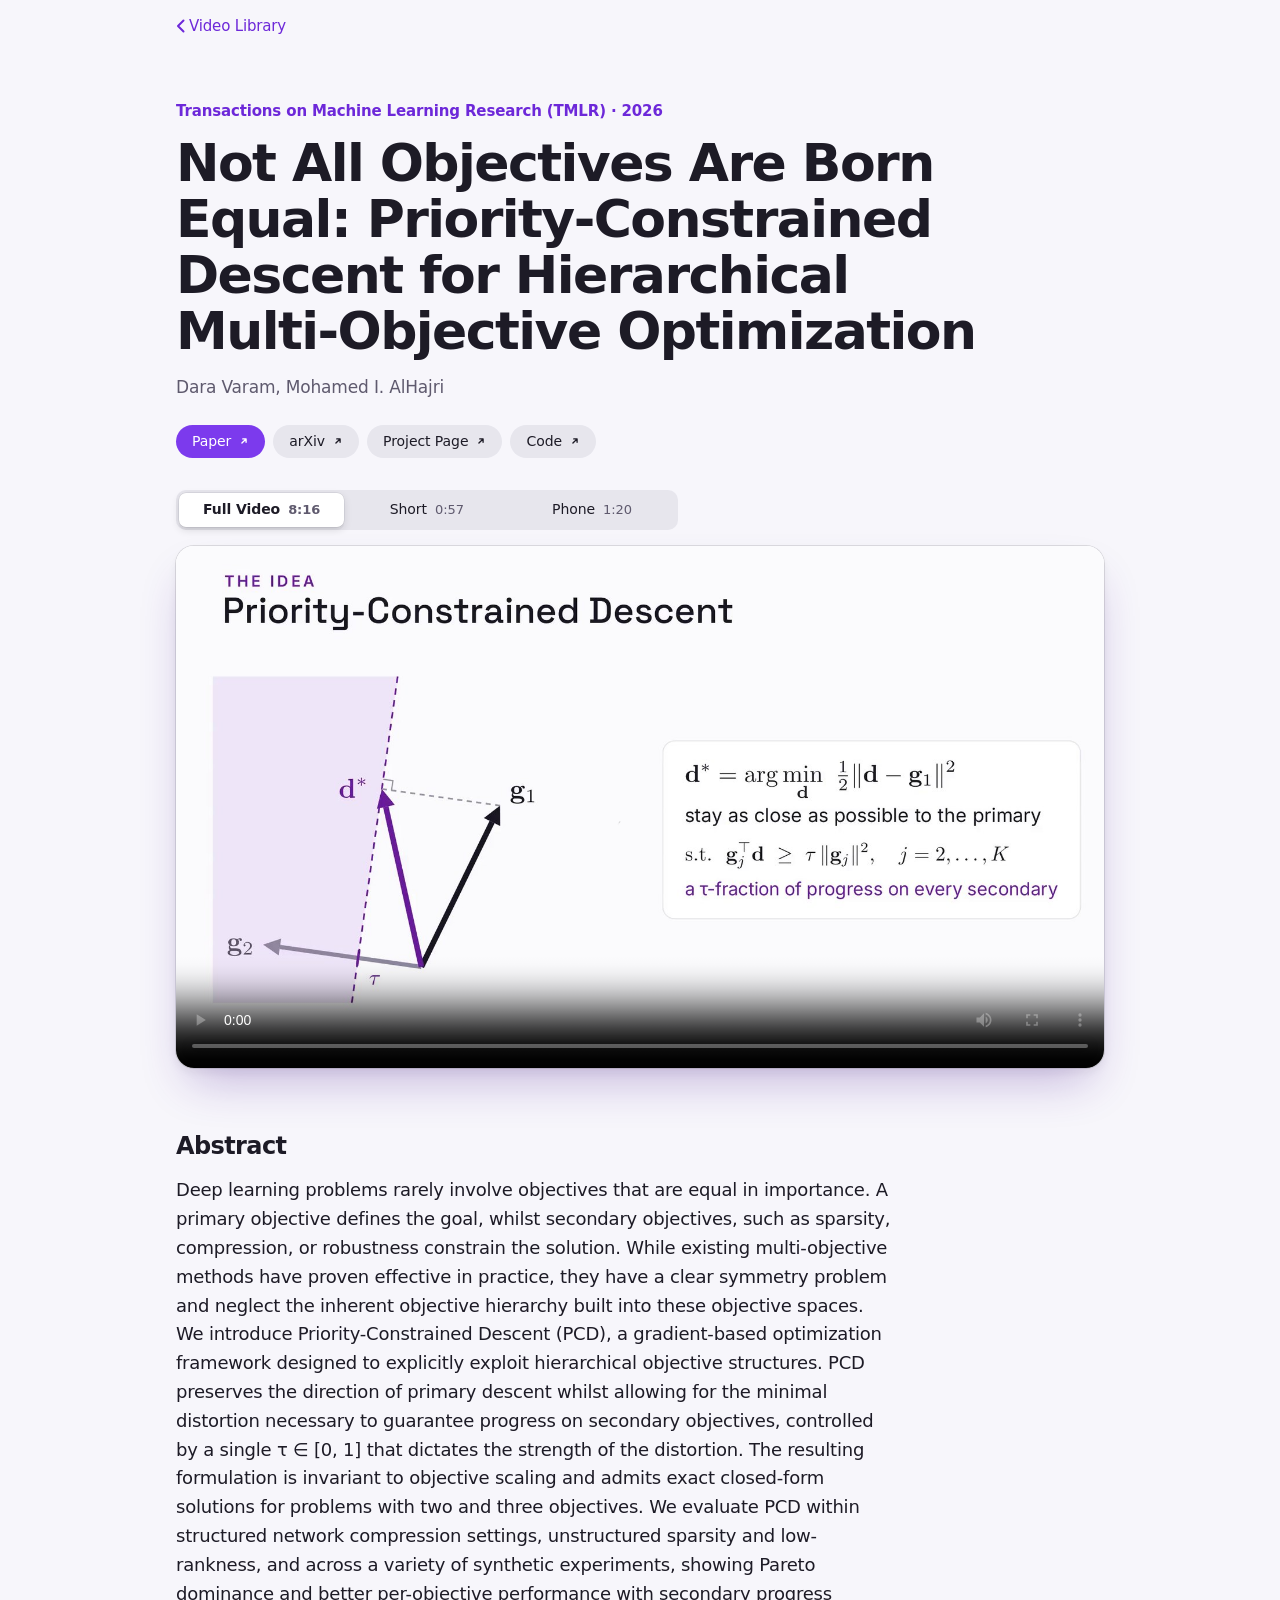
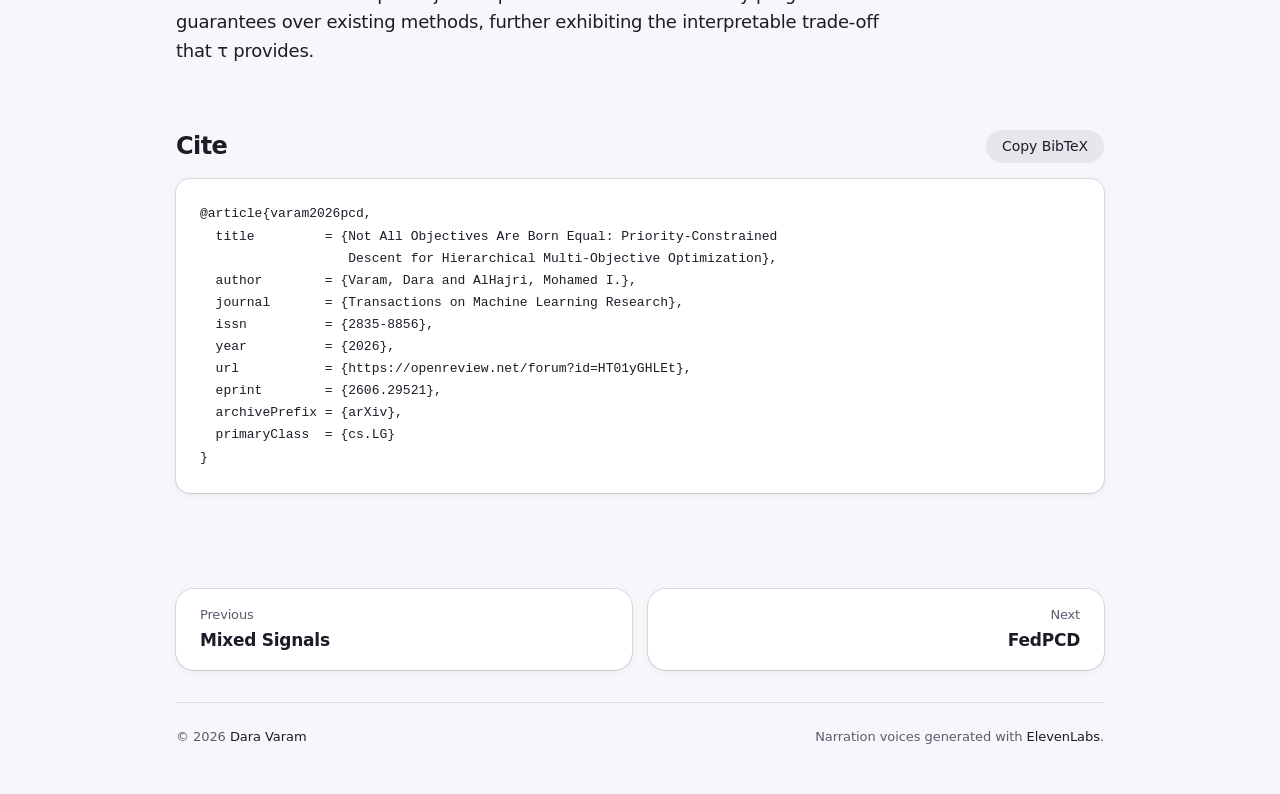
<file: pcd/index.html>
<!DOCTYPE html>
<html lang="en">
<head>
<meta charset="utf-8" />
<meta name="viewport" content="width=device-width, initial-scale=1" />
<title>Priority-Constrained Descent (PCD) · Video Library</title>
<meta name="description" content="Deep learning problems rarely involve objectives that are equal in importance. A primary objective defines the goal, whilst secondary objectives, such as…" />
<link rel="canonical" href="https://daravaram.github.io/video-library/pcd/" />
<meta property="og:type" content="website" />
<meta property="og:title" content="Priority-Constrained Descent (PCD) · Video Library" />
<meta property="og:description" content="Deep learning problems rarely involve objectives that are equal in importance. A primary objective defines the goal, whilst secondary objectives, such as…" />
<meta property="og:url" content="https://daravaram.github.io/video-library/pcd/" />
<meta property="og:image" content="https://daravaram.github.io/video-library/videos/pcd/full.jpg" />
<meta name="twitter:card" content="summary_large_image" />
<meta name="theme-color" content="#F7F6FB" media="(prefers-color-scheme: light)" />
<meta name="theme-color" content="#0C0B12" media="(prefers-color-scheme: dark)" />
<link rel="icon" href="data:image/svg+xml,%3Csvg xmlns='http://www.w3.org/2000/svg' viewBox='0 0 32 32'%3E%3Cdefs%3E%3ClinearGradient id='g' x1='0' y1='0' x2='1' y2='1'%3E%3Cstop offset='0' stop-color='%237C3AED'/%3E%3Cstop offset='1' stop-color='%2306B6D4'/%3E%3C/linearGradient%3E%3C/defs%3E%3Crect width='32' height='32' rx='8' fill='url(%23g)'/%3E%3Cpath d='M12.5 9.5v13l10-6.5z' fill='%23FFFFFF'/%3E%3C/svg%3E" />
<link rel="stylesheet" href="../assets/style.css?v=7b235a89" />
</head>
<body class="paper">
<a class="skip" href="#main">Skip to Content</a>
<div class="bar">
  <div class="wrap narrow bar-inner">
    <nav class="crumbs" aria-label="Breadcrumb"><a href="../"><svg class="chevron" viewBox="0 0 9 14" aria-hidden="true"><path d="M7.5 1.5 2 7l5.5 5.5"/></svg>Video Library</a></nav>
    <span class="bar-title" aria-hidden="true">Priority-Constrained Descent (PCD)</span>
  </div>
</div>
<div class="wrap narrow">
  <header class="paper-head">
    <p class="meta">Transactions on Machine Learning Research (TMLR) · 2026</p>
    <h1>Not All Objectives Are Born Equal: Priority-Constrained Descent for Hierarchical Multi-Objective Optimization</h1>
    <p class="authors">Dara Varam, Mohamed I. AlHajri</p>
    <ul class="links"><li><a href="https://openreview.net/forum?id=HT01yGHLEt" target="_blank" rel="noopener">Paper<svg class="ext" viewBox="0 0 12 12" aria-hidden="true"><path d="M3.5 8.5l5-5M4.5 3.5h4v4"/></svg></a></li><li><a href="https://arxiv.org/abs/2606.29521" target="_blank" rel="noopener">arXiv<svg class="ext" viewBox="0 0 12 12" aria-hidden="true"><path d="M3.5 8.5l5-5M4.5 3.5h4v4"/></svg></a></li><li><a href="https://daravaram.github.io/PCD/" target="_blank" rel="noopener">Project Page<svg class="ext" viewBox="0 0 12 12" aria-hidden="true"><path d="M3.5 8.5l5-5M4.5 3.5h4v4"/></svg></a></li><li><a href="https://github.com/DaraVaram/priority-constrained-descent" target="_blank" rel="noopener">Code<svg class="ext" viewBox="0 0 12 12" aria-hidden="true"><path d="M3.5 8.5l5-5M4.5 3.5h4v4"/></svg></a></li></ul>
  </header>
  <main id="main">
  <section class="watch" aria-label="Videos">
    <div class="seg" role="group" aria-label="Which cut"><button type="button" data-cut="full" aria-pressed="true">Full Video <span>8:16</span></button><button type="button" data-cut="short" aria-pressed="false">Short <span>0:57</span></button><button type="button" data-cut="phone" aria-pressed="false">Phone <span>1:20</span></button></div>
    <div class="stage">
      <div class="screen" data-cut="full">
        <video controls playsinline preload="metadata" crossorigin="anonymous" poster="../videos/pcd/full.jpg" aria-label="Full Video, 8:16">
        <source src="https://daravaram.github.io/PCD/assets/pcd-video.mp4" type="video/mp4" />
        <track kind="captions" src="https://daravaram.github.io/PCD/assets/pcd-video.vtt" srclang="en" label="English" />
        </video>
      </div>
      <div class="screen" data-cut="short" hidden>
        <video controls playsinline preload="none" poster="../videos/pcd/short.jpg" aria-label="Short, 0:57">
        <source src="../videos/pcd/short.mp4" type="video/mp4" />
        <track kind="captions" src="../videos/pcd/short.vtt" srclang="en" label="English" />
        </video>
      </div>
      <div class="screen portrait" data-cut="phone" hidden>
        <video controls playsinline preload="none" poster="../videos/pcd/phone.jpg" aria-label="Phone, 1:20, captions burned in">
        <source src="../videos/pcd/phone.mp4" type="video/mp4" />
        </video>
      </div>
    </div>
  </section>
  <section class="block">
    <h2 class="label">Abstract</h2>
    <p class="abstract">Deep learning problems rarely involve objectives that are equal in importance. A primary objective defines the goal, whilst secondary objectives, such as sparsity, compression, or robustness constrain the solution. While existing multi-objective methods have proven effective in practice, they have a clear symmetry problem and neglect the inherent objective hierarchy built into these objective spaces. We introduce Priority-Constrained Descent (PCD), a gradient-based optimization framework designed to explicitly exploit hierarchical objective structures. PCD preserves the direction of primary descent whilst allowing for the minimal distortion necessary to guarantee progress on secondary objectives, controlled by a single τ ∈ [0, 1] that dictates the strength of the distortion. The resulting formulation is invariant to objective scaling and admits exact closed-form solutions for problems with two and three objectives. We evaluate PCD within structured network compression settings, unstructured sparsity and low-rankness, and across a variety of synthetic experiments, showing Pareto dominance and better per-objective performance with secondary progress guarantees over existing methods, further exhibiting the interpretable trade-off that τ provides.</p>
  </section>
  <section class="block">
    <div class="label-row"><h2 class="label">Cite</h2><button class="copy" type="button" data-target="bib">Copy BibTeX</button></div>
    <pre class="bib" id="bib" translate="no">@article{varam2026pcd,
  title         = {Not All Objectives Are Born Equal: Priority-Constrained
                   Descent for Hierarchical Multi-Objective Optimization},
  author        = {Varam, Dara and AlHajri, Mohamed I.},
  journal       = {Transactions on Machine Learning Research},
  issn          = {2835-8856},
  year          = {2026},
  url           = {https://openreview.net/forum?id=HT01yGHLEt},
  eprint        = {2606.29521},
  archivePrefix = {arXiv},
  primaryClass  = {cs.LG}
}</pre>
    <p class="visually-hidden" id="copy-status" role="status" aria-live="polite"></p>
  </section>
  </main>
  <nav class="pager" aria-label="More papers"><a class="prev" href="../biowsp/"><small>Previous</small><span>Mixed Signals</span></a><a class="next" href="../fedpcd/"><small>Next</small><span>FedPCD</span></a></nav>
  <footer class="site">
    <span>&copy; 2026 <a href="https://daravaram.github.io/">Dara Varam</a></span>
    <span>Narration voices generated with <a href="https://elevenlabs.io" target="_blank" rel="noopener" translate="no">ElevenLabs</a>.</span>
  </footer>
</div>
<div class="visitor-widget" aria-hidden="true">
<script type="text/javascript" id="mapmyvisitors" src="https://visitormap.visitormap.workers.dev/map.js?d=vQcILETVswZfTonNsgaogfZ0&cl=171221&co=0e0b13&ct=a79bbd&w=a"></script>
</div>
<script src="../assets/library.js?v=a1c0e005"></script>
</body>
</html>
</file>
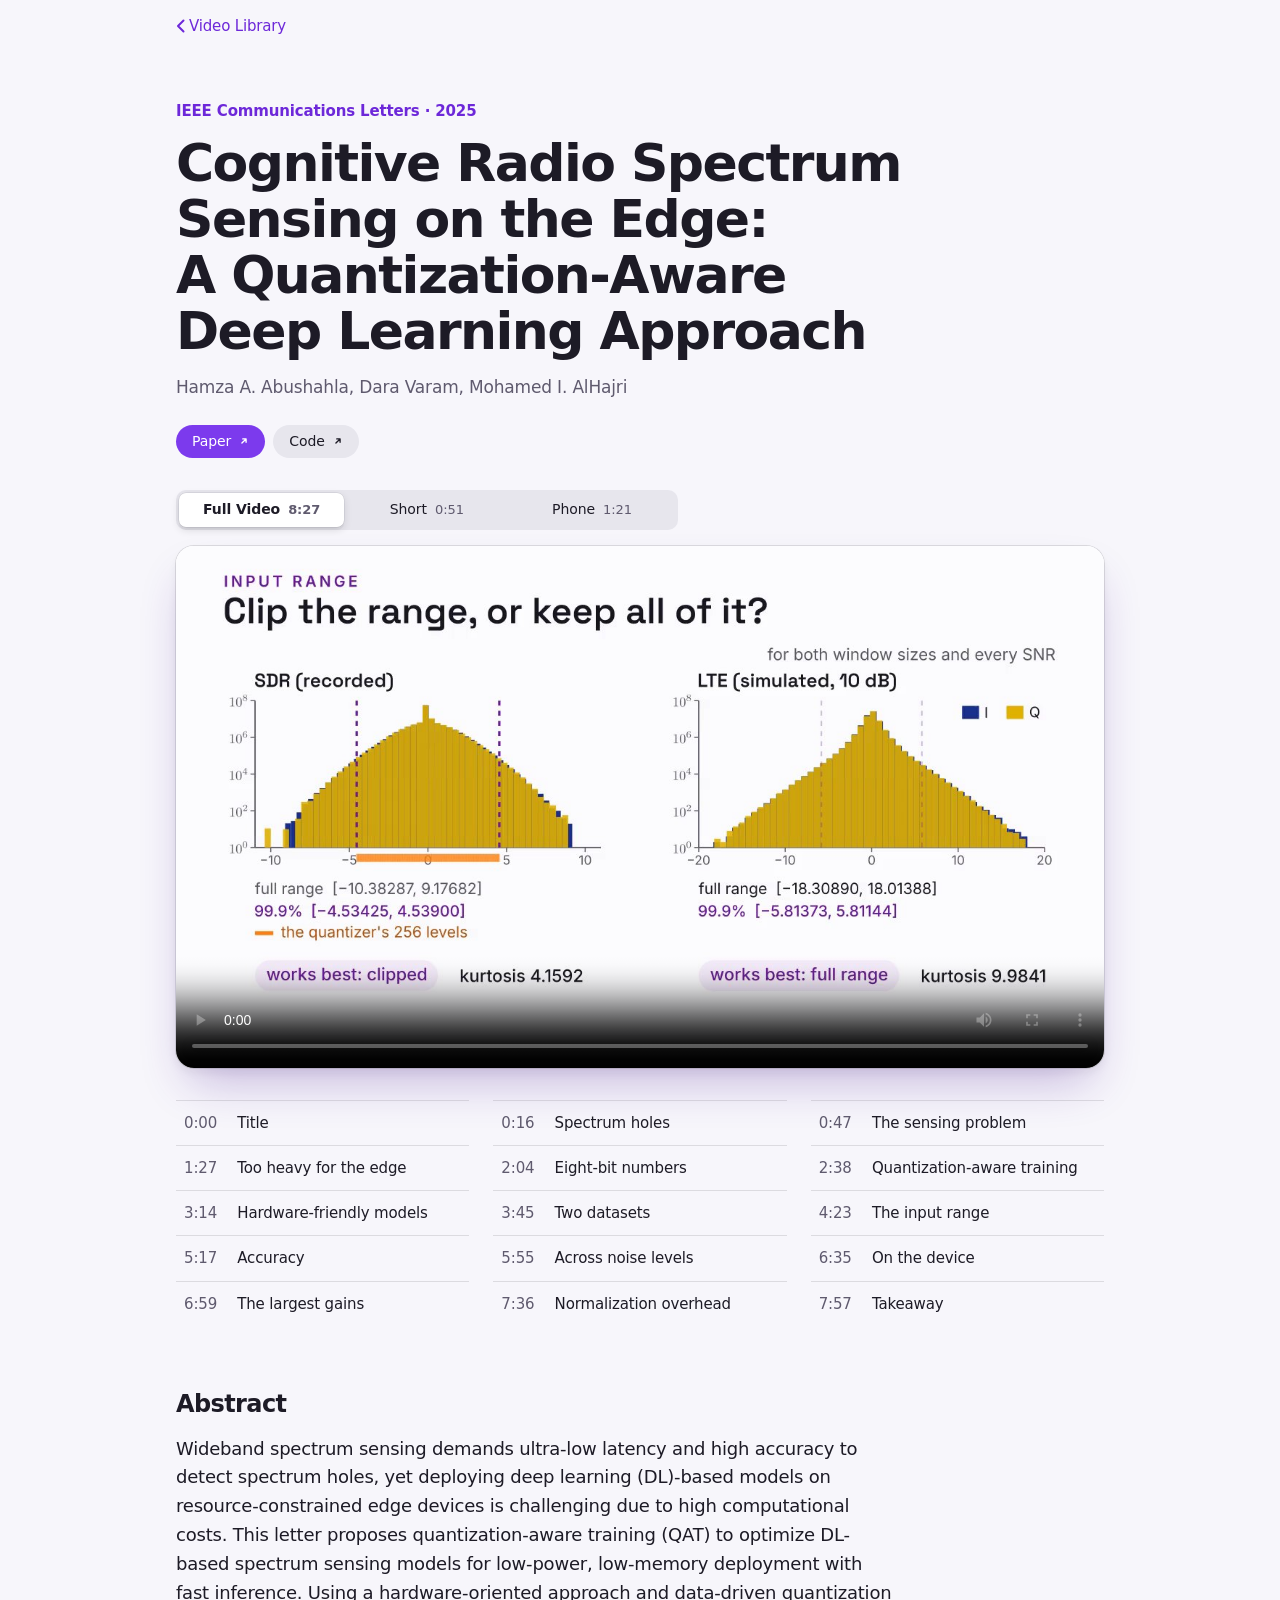
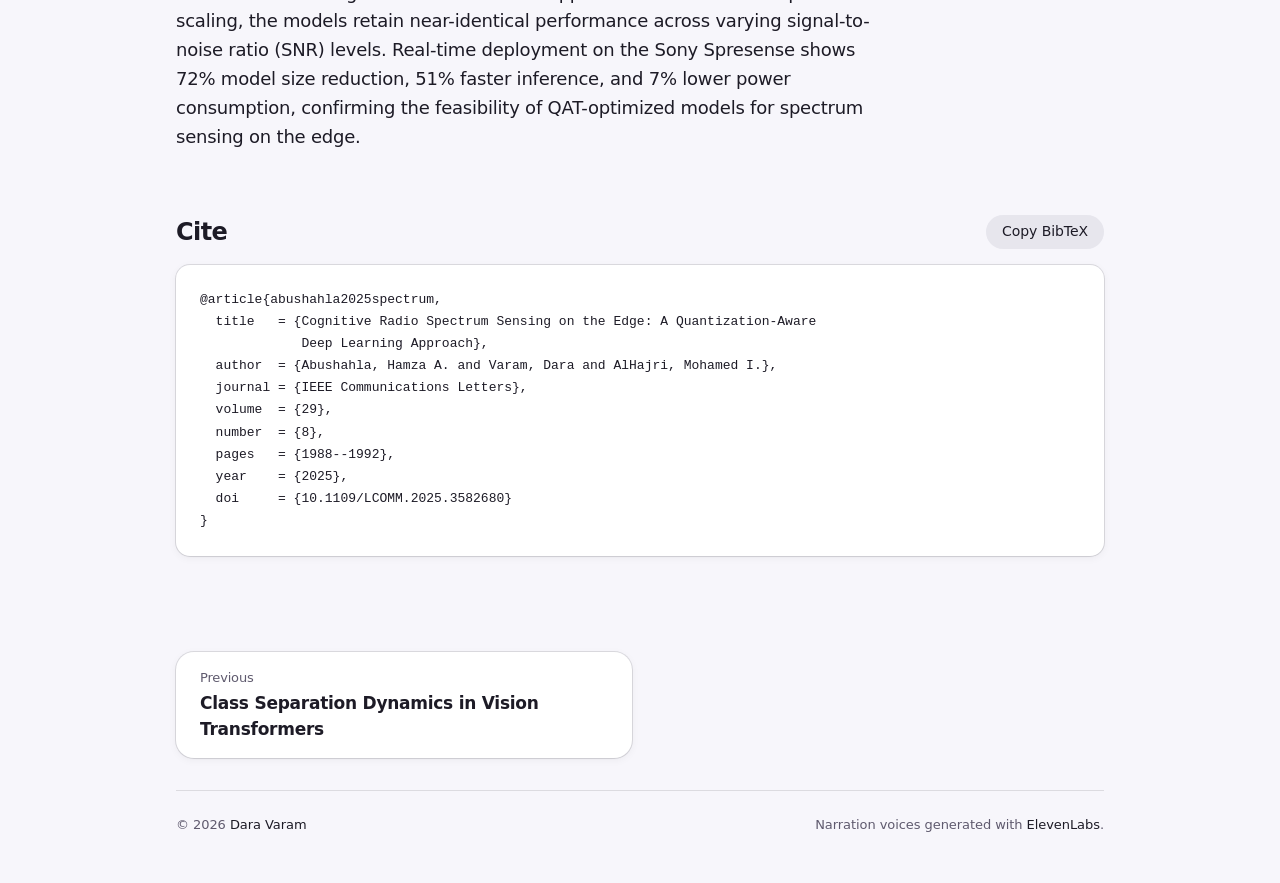
<file: spectrum-sensing/index.html>
<!DOCTYPE html>
<html lang="en">
<head>
<meta charset="utf-8" />
<meta name="viewport" content="width=device-width, initial-scale=1" />
<title>Cognitive Radio Spectrum Sensing on the Edge · Video Library</title>
<meta name="description" content="Wideband spectrum sensing demands ultra-low latency and high accuracy to detect spectrum holes, yet deploying deep learning (DL)-based models on…" />
<link rel="canonical" href="https://daravaram.github.io/video-library/spectrum-sensing/" />
<meta property="og:type" content="website" />
<meta property="og:title" content="Cognitive Radio Spectrum Sensing on the Edge · Video Library" />
<meta property="og:description" content="Wideband spectrum sensing demands ultra-low latency and high accuracy to detect spectrum holes, yet deploying deep learning (DL)-based models on…" />
<meta property="og:url" content="https://daravaram.github.io/video-library/spectrum-sensing/" />
<meta property="og:image" content="https://daravaram.github.io/video-library/videos/spectrum-sensing/full.jpg" />
<meta name="twitter:card" content="summary_large_image" />
<meta name="theme-color" content="#F7F6FB" media="(prefers-color-scheme: light)" />
<meta name="theme-color" content="#0C0B12" media="(prefers-color-scheme: dark)" />
<link rel="icon" href="data:image/svg+xml,%3Csvg xmlns='http://www.w3.org/2000/svg' viewBox='0 0 32 32'%3E%3Cdefs%3E%3ClinearGradient id='g' x1='0' y1='0' x2='1' y2='1'%3E%3Cstop offset='0' stop-color='%237C3AED'/%3E%3Cstop offset='1' stop-color='%2306B6D4'/%3E%3C/linearGradient%3E%3C/defs%3E%3Crect width='32' height='32' rx='8' fill='url(%23g)'/%3E%3Cpath d='M12.5 9.5v13l10-6.5z' fill='%23FFFFFF'/%3E%3C/svg%3E" />
<link rel="stylesheet" href="../assets/style.css?v=7b235a89" />
</head>
<body class="paper">
<a class="skip" href="#main">Skip to Content</a>
<div class="bar">
  <div class="wrap narrow bar-inner">
    <nav class="crumbs" aria-label="Breadcrumb"><a href="../"><svg class="chevron" viewBox="0 0 9 14" aria-hidden="true"><path d="M7.5 1.5 2 7l5.5 5.5"/></svg>Video Library</a></nav>
    <span class="bar-title" aria-hidden="true">Cognitive Radio Spectrum Sensing on the Edge</span>
  </div>
</div>
<div class="wrap narrow">
  <header class="paper-head">
    <p class="meta">IEEE Communications Letters · 2025</p>
    <h1>Cognitive Radio Spectrum Sensing on the Edge: A Quantization-Aware Deep Learning Approach</h1>
    <p class="authors">Hamza A. Abushahla, Dara Varam, Mohamed I. AlHajri</p>
    <ul class="links"><li><a href="https://doi.org/10.1109/LCOMM.2025.3582680" target="_blank" rel="noopener">Paper<svg class="ext" viewBox="0 0 12 12" aria-hidden="true"><path d="M3.5 8.5l5-5M4.5 3.5h4v4"/></svg></a></li><li><a href="https://github.com/7abushahla/Spectrum-Sensing-QAT" target="_blank" rel="noopener">Code<svg class="ext" viewBox="0 0 12 12" aria-hidden="true"><path d="M3.5 8.5l5-5M4.5 3.5h4v4"/></svg></a></li></ul>
  </header>
  <main id="main">
  <section class="watch" aria-label="Videos">
    <div class="seg" role="group" aria-label="Which cut"><button type="button" data-cut="full" aria-pressed="true">Full Video <span>8:27</span></button><button type="button" data-cut="short" aria-pressed="false">Short <span>0:51</span></button><button type="button" data-cut="phone" aria-pressed="false">Phone <span>1:21</span></button></div>
    <div class="stage">
      <div class="screen" data-cut="full">
        <video controls playsinline preload="metadata" poster="../videos/spectrum-sensing/full.jpg" aria-label="Full Video, 8:27">
        <source src="../videos/spectrum-sensing/full.mp4" type="video/mp4" />
        <track kind="captions" src="../videos/spectrum-sensing/full.vtt" srclang="en" label="English" />
        </video>
      </div>
      <div class="screen" data-cut="short" hidden>
        <video controls playsinline preload="none" poster="../videos/spectrum-sensing/short.jpg" aria-label="Short, 0:51">
        <source src="../videos/spectrum-sensing/short.mp4" type="video/mp4" />
        <track kind="captions" src="../videos/spectrum-sensing/short.vtt" srclang="en" label="English" />
        </video>
      </div>
      <div class="screen portrait" data-cut="phone" hidden>
        <video controls playsinline preload="none" poster="../videos/spectrum-sensing/phone.jpg" aria-label="Phone, 1:21, captions burned in">
        <source src="../videos/spectrum-sensing/phone.mp4" type="video/mp4" />
        </video>
      </div>
    </div>
    <ol class="chapters" aria-label="Chapters of the full video"><li><button type="button" data-t="0"><time>0:00</time>Title</button></li><li><button type="button" data-t="16"><time>0:16</time>Spectrum holes</button></li><li><button type="button" data-t="47"><time>0:47</time>The sensing problem</button></li><li><button type="button" data-t="87"><time>1:27</time>Too heavy for the edge</button></li><li><button type="button" data-t="124"><time>2:04</time>Eight-bit numbers</button></li><li><button type="button" data-t="158"><time>2:38</time>Quantization-aware training</button></li><li><button type="button" data-t="194"><time>3:14</time>Hardware-friendly models</button></li><li><button type="button" data-t="225"><time>3:45</time>Two datasets</button></li><li><button type="button" data-t="263"><time>4:23</time>The input range</button></li><li><button type="button" data-t="317"><time>5:17</time>Accuracy</button></li><li><button type="button" data-t="355"><time>5:55</time>Across noise levels</button></li><li><button type="button" data-t="395"><time>6:35</time>On the device</button></li><li><button type="button" data-t="419"><time>6:59</time>The largest gains</button></li><li><button type="button" data-t="456"><time>7:36</time>Normalization overhead</button></li><li><button type="button" data-t="477"><time>7:57</time>Takeaway</button></li></ol>
  </section>
  <section class="block">
    <h2 class="label">Abstract</h2>
    <p class="abstract">Wideband spectrum sensing demands ultra-low latency and high accuracy to detect spectrum holes, yet deploying deep learning (DL)-based models on resource-constrained edge devices is challenging due to high computational costs. This letter proposes quantization-aware training (QAT) to optimize DL-based spectrum sensing models for low-power, low-memory deployment with fast inference. Using a hardware-oriented approach and data-driven quantization scaling, the models retain near-identical performance across varying signal-to-noise ratio (SNR) levels. Real-time deployment on the Sony Spresense shows 72% model size reduction, 51% faster inference, and 7% lower power consumption, confirming the feasibility of QAT-optimized models for spectrum sensing on the edge.</p>
  </section>
  <section class="block">
    <div class="label-row"><h2 class="label">Cite</h2><button class="copy" type="button" data-target="bib">Copy BibTeX</button></div>
    <pre class="bib" id="bib" translate="no">@article{abushahla2025spectrum,
  title   = {Cognitive Radio Spectrum Sensing on the Edge: A Quantization-Aware
             Deep Learning Approach},
  author  = {Abushahla, Hamza A. and Varam, Dara and AlHajri, Mohamed I.},
  journal = {IEEE Communications Letters},
  volume  = {29},
  number  = {8},
  pages   = {1988--1992},
  year    = {2025},
  doi     = {10.1109/LCOMM.2025.3582680}
}</pre>
    <p class="visually-hidden" id="copy-status" role="status" aria-live="polite"></p>
  </section>
  </main>
  <nav class="pager" aria-label="More papers"><a class="prev" href="../vit-class-separation/"><small>Previous</small><span>Class Separation Dynamics in Vision Transformers</span></a></nav>
  <footer class="site">
    <span>&copy; 2026 <a href="https://daravaram.github.io/">Dara Varam</a></span>
    <span>Narration voices generated with <a href="https://elevenlabs.io" target="_blank" rel="noopener" translate="no">ElevenLabs</a>.</span>
  </footer>
</div>
<div class="visitor-widget" aria-hidden="true">
<script type="text/javascript" id="mapmyvisitors" src="https://visitormap.visitormap.workers.dev/map.js?d=vQcILETVswZfTonNsgaogfZ0&cl=171221&co=0e0b13&ct=a79bbd&w=a"></script>
</div>
<script src="../assets/library.js?v=a1c0e005"></script>
</body>
</html>
</file>
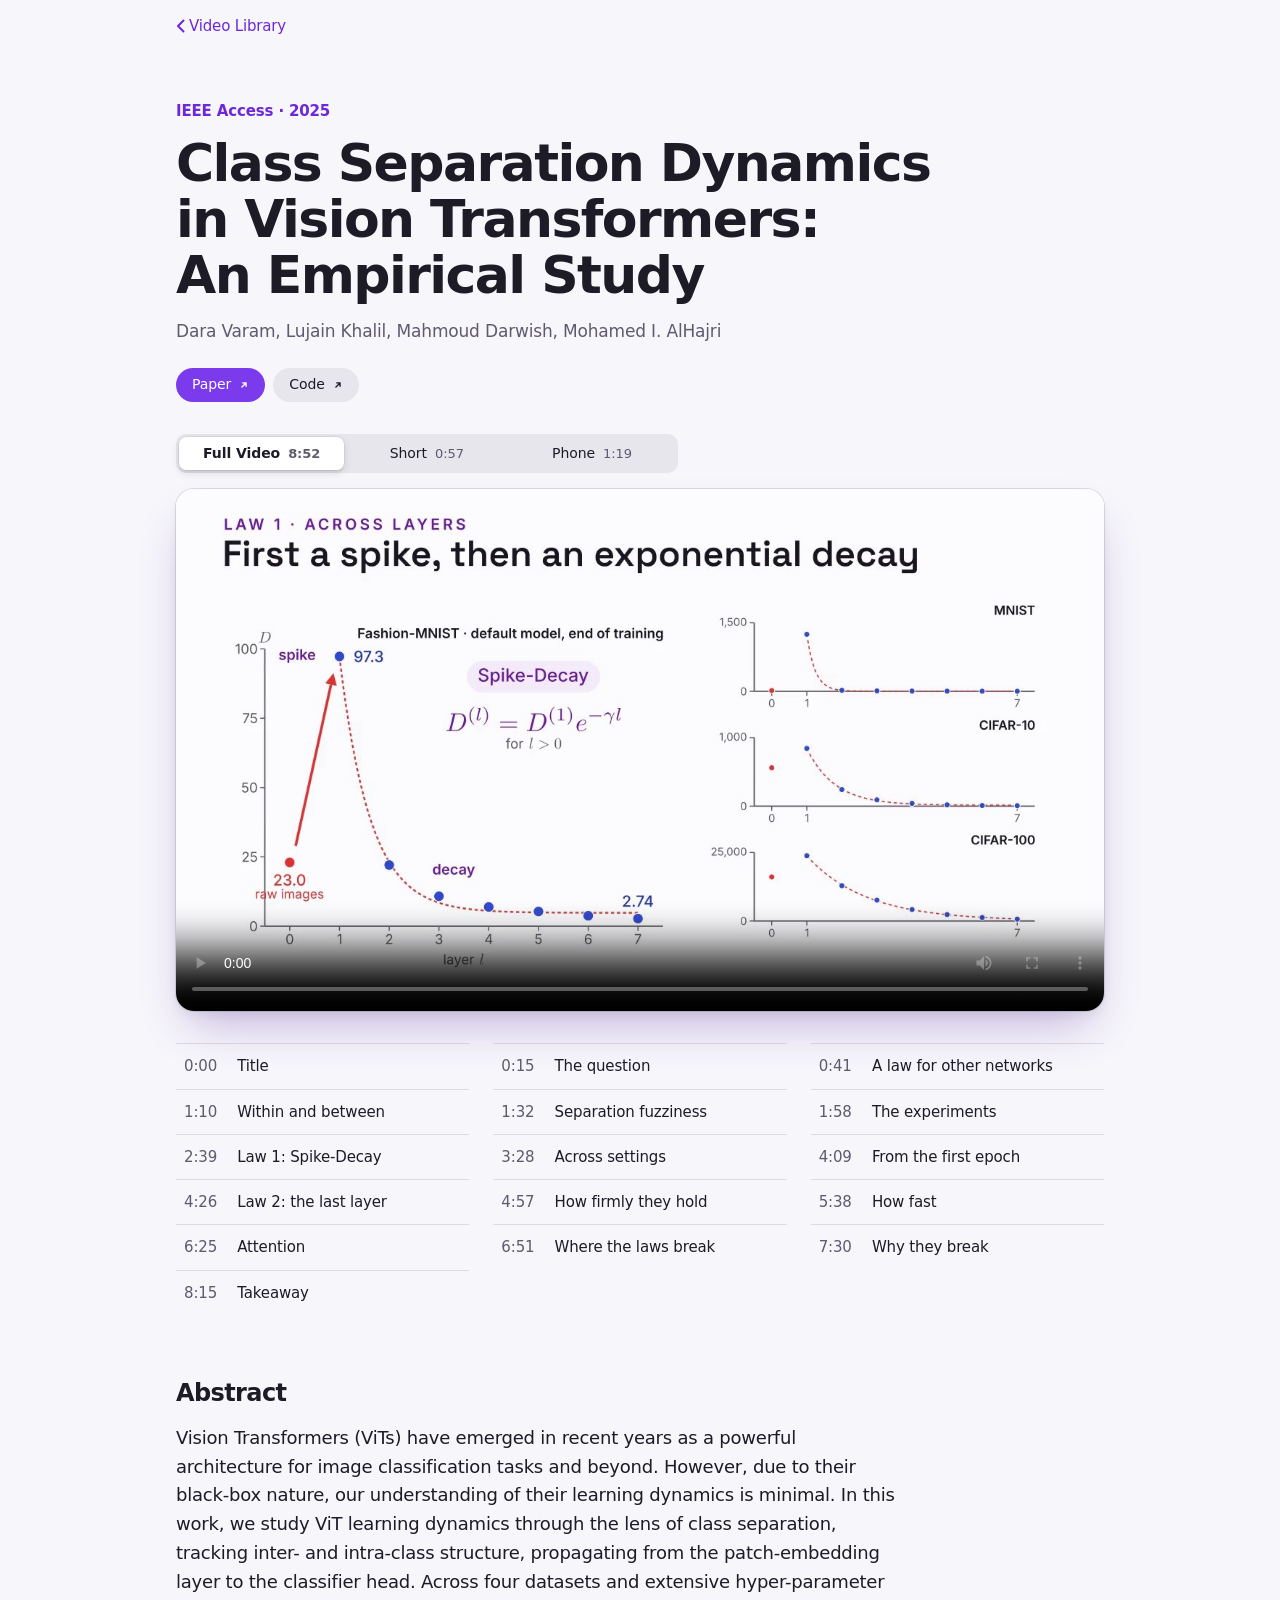
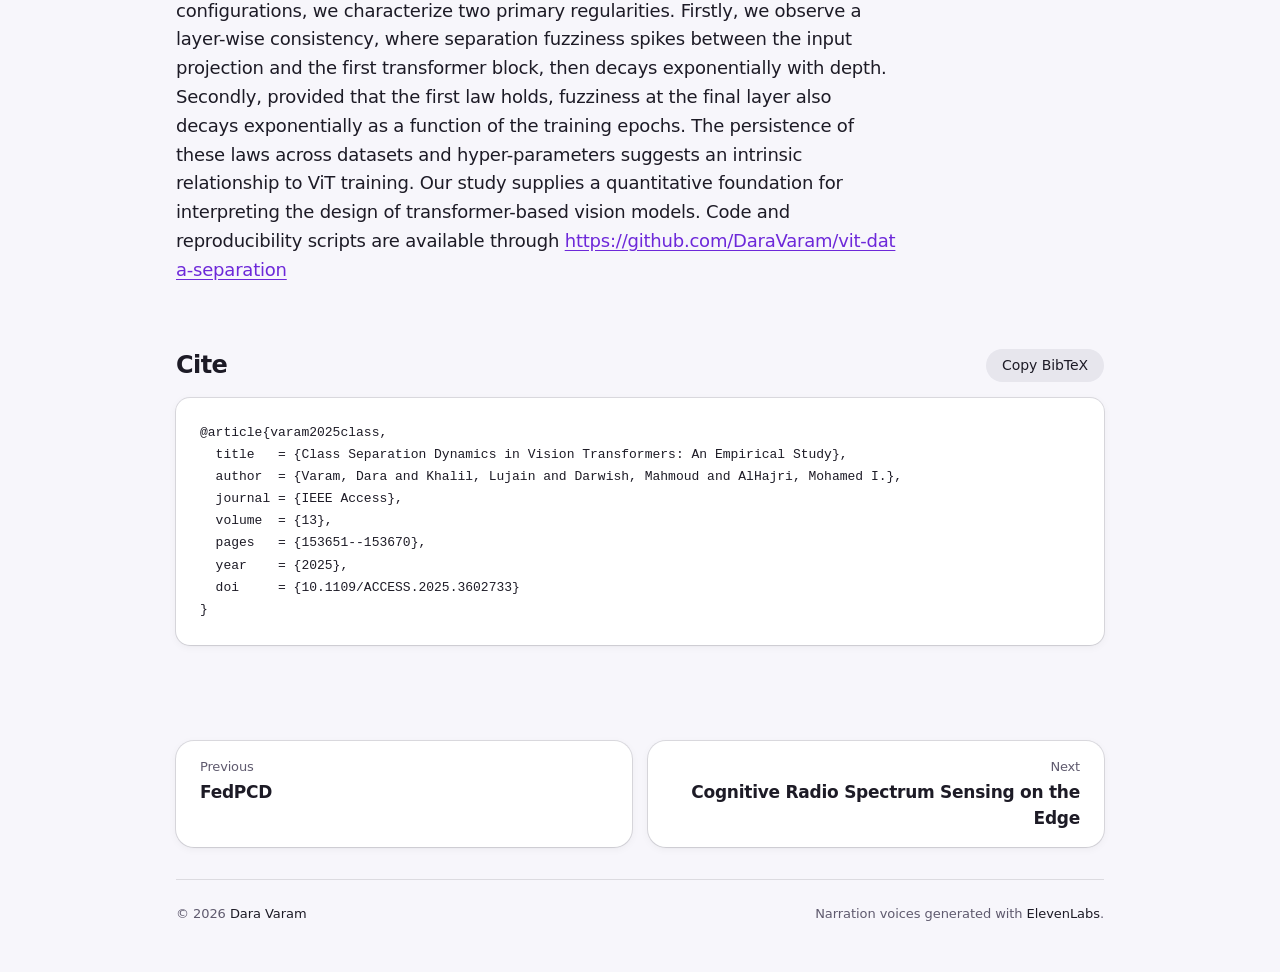
<file: vit-class-separation/index.html>
<!DOCTYPE html>
<html lang="en">
<head>
<meta charset="utf-8" />
<meta name="viewport" content="width=device-width, initial-scale=1" />
<title>Class Separation Dynamics in Vision Transformers · Video Library</title>
<meta name="description" content="Vision Transformers (ViTs) have emerged in recent years as a powerful architecture for image classification tasks and beyond. However, due to their black-box…" />
<link rel="canonical" href="https://daravaram.github.io/video-library/vit-class-separation/" />
<meta property="og:type" content="website" />
<meta property="og:title" content="Class Separation Dynamics in Vision Transformers · Video Library" />
<meta property="og:description" content="Vision Transformers (ViTs) have emerged in recent years as a powerful architecture for image classification tasks and beyond. However, due to their black-box…" />
<meta property="og:url" content="https://daravaram.github.io/video-library/vit-class-separation/" />
<meta property="og:image" content="https://daravaram.github.io/video-library/videos/vit-class-separation/full.jpg" />
<meta name="twitter:card" content="summary_large_image" />
<meta name="theme-color" content="#F7F6FB" media="(prefers-color-scheme: light)" />
<meta name="theme-color" content="#0C0B12" media="(prefers-color-scheme: dark)" />
<link rel="icon" href="data:image/svg+xml,%3Csvg xmlns='http://www.w3.org/2000/svg' viewBox='0 0 32 32'%3E%3Cdefs%3E%3ClinearGradient id='g' x1='0' y1='0' x2='1' y2='1'%3E%3Cstop offset='0' stop-color='%237C3AED'/%3E%3Cstop offset='1' stop-color='%2306B6D4'/%3E%3C/linearGradient%3E%3C/defs%3E%3Crect width='32' height='32' rx='8' fill='url(%23g)'/%3E%3Cpath d='M12.5 9.5v13l10-6.5z' fill='%23FFFFFF'/%3E%3C/svg%3E" />
<link rel="stylesheet" href="../assets/style.css?v=7b235a89" />
</head>
<body class="paper">
<a class="skip" href="#main">Skip to Content</a>
<div class="bar">
  <div class="wrap narrow bar-inner">
    <nav class="crumbs" aria-label="Breadcrumb"><a href="../"><svg class="chevron" viewBox="0 0 9 14" aria-hidden="true"><path d="M7.5 1.5 2 7l5.5 5.5"/></svg>Video Library</a></nav>
    <span class="bar-title" aria-hidden="true">Class Separation Dynamics in Vision Transformers</span>
  </div>
</div>
<div class="wrap narrow">
  <header class="paper-head">
    <p class="meta">IEEE Access · 2025</p>
    <h1>Class Separation Dynamics in Vision Transformers: An Empirical Study</h1>
    <p class="authors">Dara Varam, Lujain Khalil, Mahmoud Darwish, Mohamed I. AlHajri</p>
    <ul class="links"><li><a href="https://doi.org/10.1109/ACCESS.2025.3602733" target="_blank" rel="noopener">Paper<svg class="ext" viewBox="0 0 12 12" aria-hidden="true"><path d="M3.5 8.5l5-5M4.5 3.5h4v4"/></svg></a></li><li><a href="https://github.com/DaraVaram/vit-data-separation" target="_blank" rel="noopener">Code<svg class="ext" viewBox="0 0 12 12" aria-hidden="true"><path d="M3.5 8.5l5-5M4.5 3.5h4v4"/></svg></a></li></ul>
  </header>
  <main id="main">
  <section class="watch" aria-label="Videos">
    <div class="seg" role="group" aria-label="Which cut"><button type="button" data-cut="full" aria-pressed="true">Full Video <span>8:52</span></button><button type="button" data-cut="short" aria-pressed="false">Short <span>0:57</span></button><button type="button" data-cut="phone" aria-pressed="false">Phone <span>1:19</span></button></div>
    <div class="stage">
      <div class="screen" data-cut="full">
        <video controls playsinline preload="metadata" poster="../videos/vit-class-separation/full.jpg" aria-label="Full Video, 8:52">
        <source src="../videos/vit-class-separation/full.mp4" type="video/mp4" />
        <track kind="captions" src="../videos/vit-class-separation/full.vtt" srclang="en" label="English" />
        </video>
      </div>
      <div class="screen" data-cut="short" hidden>
        <video controls playsinline preload="none" poster="../videos/vit-class-separation/short.jpg" aria-label="Short, 0:57">
        <source src="../videos/vit-class-separation/short.mp4" type="video/mp4" />
        <track kind="captions" src="../videos/vit-class-separation/short.vtt" srclang="en" label="English" />
        </video>
      </div>
      <div class="screen portrait" data-cut="phone" hidden>
        <video controls playsinline preload="none" poster="../videos/vit-class-separation/phone.jpg" aria-label="Phone, 1:19, captions burned in">
        <source src="../videos/vit-class-separation/phone.mp4" type="video/mp4" />
        </video>
      </div>
    </div>
    <ol class="chapters" aria-label="Chapters of the full video"><li><button type="button" data-t="0"><time>0:00</time>Title</button></li><li><button type="button" data-t="15"><time>0:15</time>The question</button></li><li><button type="button" data-t="41"><time>0:41</time>A law for other networks</button></li><li><button type="button" data-t="70"><time>1:10</time>Within and between</button></li><li><button type="button" data-t="92"><time>1:32</time>Separation fuzziness</button></li><li><button type="button" data-t="118"><time>1:58</time>The experiments</button></li><li><button type="button" data-t="159"><time>2:39</time>Law 1: Spike-Decay</button></li><li><button type="button" data-t="208"><time>3:28</time>Across settings</button></li><li><button type="button" data-t="249"><time>4:09</time>From the first epoch</button></li><li><button type="button" data-t="266"><time>4:26</time>Law 2: the last layer</button></li><li><button type="button" data-t="297"><time>4:57</time>How firmly they hold</button></li><li><button type="button" data-t="338"><time>5:38</time>How fast</button></li><li><button type="button" data-t="385"><time>6:25</time>Attention</button></li><li><button type="button" data-t="411"><time>6:51</time>Where the laws break</button></li><li><button type="button" data-t="450"><time>7:30</time>Why they break</button></li><li><button type="button" data-t="495"><time>8:15</time>Takeaway</button></li></ol>
  </section>
  <section class="block">
    <h2 class="label">Abstract</h2>
    <p class="abstract">Vision Transformers (ViTs) have emerged in recent years as a powerful architecture for image classification tasks and beyond. However, due to their black-box nature, our understanding of their learning dynamics is minimal. In this work, we study ViT learning dynamics through the lens of class separation, tracking inter- and intra-class structure, propagating from the patch-embedding layer to the classifier head. Across four datasets and extensive hyper-parameter configurations, we characterize two primary regularities. Firstly, we observe a layer-wise consistency, where separation fuzziness spikes between the input projection and the first transformer block, then decays exponentially with depth. Secondly, provided that the first law holds, fuzziness at the final layer also decays exponentially as a function of the training epochs. The persistence of these laws across datasets and hyper-parameters suggests an intrinsic relationship to ViT training. Our study supplies a quantitative foundation for interpreting the design of transformer-based vision models. Code and reproducibility scripts are available through <a href="https://github.com/DaraVaram/vit-data-separation" target="_blank" rel="noopener">https://github.com/DaraVaram/vit-data-separation</a></p>
  </section>
  <section class="block">
    <div class="label-row"><h2 class="label">Cite</h2><button class="copy" type="button" data-target="bib">Copy BibTeX</button></div>
    <pre class="bib" id="bib" translate="no">@article{varam2025class,
  title   = {Class Separation Dynamics in Vision Transformers: An Empirical Study},
  author  = {Varam, Dara and Khalil, Lujain and Darwish, Mahmoud and AlHajri, Mohamed I.},
  journal = {IEEE Access},
  volume  = {13},
  pages   = {153651--153670},
  year    = {2025},
  doi     = {10.1109/ACCESS.2025.3602733}
}</pre>
    <p class="visually-hidden" id="copy-status" role="status" aria-live="polite"></p>
  </section>
  </main>
  <nav class="pager" aria-label="More papers"><a class="prev" href="../fedpcd/"><small>Previous</small><span>FedPCD</span></a><a class="next" href="../spectrum-sensing/"><small>Next</small><span>Cognitive Radio Spectrum Sensing on the Edge</span></a></nav>
  <footer class="site">
    <span>&copy; 2026 <a href="https://daravaram.github.io/">Dara Varam</a></span>
    <span>Narration voices generated with <a href="https://elevenlabs.io" target="_blank" rel="noopener" translate="no">ElevenLabs</a>.</span>
  </footer>
</div>
<div class="visitor-widget" aria-hidden="true">
<script type="text/javascript" id="mapmyvisitors" src="https://visitormap.visitormap.workers.dev/map.js?d=vQcILETVswZfTonNsgaogfZ0&cl=171221&co=0e0b13&ct=a79bbd&w=a"></script>
</div>
<script src="../assets/library.js?v=a1c0e005"></script>
</body>
</html>
</file>
<file: assets/style.css>
/* Video Library. Apple-style: the system font, size-specific tracking, soft depth, translucent chrome.
   Colour: violet, indigo, cyan and light blue, kept for accents. Spacing and type are in rem, so they scale
   with the reader's text size. Motion lives in the no-preference block at the end. */

:root {
  /* colour */
  --bg: #F7F6FB;
  --surface: #FFFFFF;
  --ink: #1D1B26;
  --ink-2: #5F5A6E;
  --hairline: rgba(29, 27, 38, .12);
  --fill: rgba(118, 112, 140, .12);
  --fill-strong: rgba(118, 112, 140, .2);
  --accent: #6D28D9;            /* text and links */
  --accent-fill: #7C3AED;       /* filled buttons, under white */
  --accent-fill-hover: #6D28D9;
  --on-accent: #FFFFFF;
  --accent-tint: rgba(124, 58, 237, .10);
  --focus: #7C3AED;
  --success: #166534;
  --success-tint: rgba(22, 163, 74, .14);
  --gradient: linear-gradient(100deg, #7C3AED 0%, #4F46E5 45%, #0891B2 100%);
  --glow-1: rgba(124, 58, 237, .16);
  --glow-2: rgba(8, 145, 178, .12);
  --glow-3: rgba(186, 230, 253, .55);
  --material: rgba(247, 246, 251, .72);
  --frame: #FCFBFD;             /* behind the videos: their own background */
  --shadow-sm: 0 1px 2px rgba(29, 27, 38, .05), 0 2px 8px rgba(29, 27, 38, .05);
  --shadow-md: 0 2px 6px rgba(29, 27, 38, .05), 0 14px 32px -10px rgba(76, 29, 149, .22);
  --shadow-lg: 0 4px 10px rgba(29, 27, 38, .06), 0 24px 48px -14px rgba(76, 29, 149, .32);

  /* type */
  --sans: system-ui, -apple-system, BlinkMacSystemFont, "SF Pro Text", "Segoe UI", Roboto, "Helvetica Neue", sans-serif;
  --mono: ui-monospace, "SF Mono", SFMono-Regular, Menlo, Consolas, monospace;

  /* space */
  --s1: .25rem;
  --s2: .5rem;
  --s3: .75rem;
  --s4: 1rem;
  --s5: 1.5rem;
  --s6: 2rem;
  --s7: 3rem;
  --s8: 4rem;
  --s9: 6rem;

  /* shape */
  --r-sm: .625rem;
  --r-md: .875rem;
  --r-lg: 1.125rem;
  --bar: 3.25rem;

  /* motion: a critically damped feel, no overshoot */
  --ease: cubic-bezier(.25, .8, .25, 1);
  color-scheme: light;
}

@media (prefers-color-scheme: dark) {
  :root {
    --bg: #0C0B12;
    --surface: #17151F;
    --ink: #F4F2FA;
    --ink-2: #ABA5BC;
    --hairline: rgba(244, 242, 250, .12);
    --fill: rgba(150, 140, 180, .18);
    --fill-strong: rgba(150, 140, 180, .28);
    --accent: #C4B5FD;
    --accent-tint: rgba(124, 58, 237, .22);
    --focus: #A78BFA;
    --success: #4ADE80;
    --success-tint: rgba(22, 163, 74, .2);
    --gradient: linear-gradient(100deg, #A78BFA 0%, #818CF8 45%, #67E8F9 100%);
    --glow-1: rgba(124, 58, 237, .28);
    --glow-2: rgba(8, 145, 178, .2);
    --glow-3: rgba(56, 189, 248, .12);
    --material: rgba(12, 11, 18, .7);
    --shadow-sm: 0 1px 2px rgba(0, 0, 0, .4), 0 2px 8px rgba(0, 0, 0, .3);
    --shadow-md: 0 2px 6px rgba(0, 0, 0, .4), 0 14px 32px -10px rgba(0, 0, 0, .7);
    --shadow-lg: 0 4px 10px rgba(0, 0, 0, .4), 0 24px 48px -14px rgba(0, 0, 0, .8);
    color-scheme: dark;
  }
}

*, *::before, *::after { box-sizing: border-box; }
html {
  -webkit-text-size-adjust: 100%;
  -webkit-tap-highlight-color: transparent;     /* the :active states below are the tap feedback */
  touch-action: manipulation;
  scroll-padding-top: calc(var(--bar) + var(--s4));   /* anchors and focus clear the sticky bar */
}
body {
  margin: 0;
  overflow-x: clip;
  background: var(--bg);
  color: var(--ink);
  font: 400 1.0625rem/1.5 var(--sans);
  letter-spacing: -.01em;
  -webkit-font-smoothing: antialiased;
  -moz-osx-font-smoothing: grayscale;
}
a { color: inherit; }
img, video { max-width: 100%; }
:focus-visible { outline: 3px solid var(--focus); outline-offset: 2px; }
::selection { background: var(--accent-tint); }
h1, h2, .pager span { text-wrap: balance; overflow-wrap: break-word; }

.wrap { max-width: 74rem; margin: 0 auto; padding: 0 var(--s6); }
.wrap.narrow { max-width: 62rem; }
@media (max-width: 640px) { .wrap { padding: 0 var(--s4); } }

/* the skip link: off screen until a keyboard reaches it */
.skip {
  position: fixed; left: var(--s4); top: var(--s2); z-index: 30;
  padding: var(--s2) var(--s4);
  border-radius: 999px;
  background: var(--accent-fill); color: var(--on-accent);
  font-size: .9375rem; font-weight: 600;
  text-decoration: none;
  transform: translateY(-200%);
}
.skip:focus-visible { transform: none; }
.visually-hidden { position: absolute; width: 1px; height: 1px; margin: -1px; overflow: hidden; clip-path: inset(50%); white-space: nowrap; }

/* ---------------------------------------------------------------- the bar */

/* translucent, with content scrolling under it; the material and its edge appear only once something does */
.bar { position: sticky; top: 0; z-index: 20; height: var(--bar); }
.bar::before, .bar::after { content: ""; position: absolute; left: 0; right: 0; pointer-events: none; opacity: 0; }
.bar::before { inset: 0; background: var(--material); -webkit-backdrop-filter: blur(20px) saturate(180%); backdrop-filter: blur(20px) saturate(180%); }
.bar::after { bottom: 0; height: 1px; background: var(--hairline); }
.bar.scrolled::before, .bar.scrolled::after { opacity: 1; }
.bar-inner {
  position: relative;
  display: grid; grid-template-columns: minmax(0, 1fr) minmax(0, 2fr) minmax(0, 1fr); align-items: center;
  height: 100%;
}
.bar-title {
  grid-column: 2;
  overflow: hidden;
  font-size: .9375rem; font-weight: 600; letter-spacing: -.01em;
  text-align: center; text-overflow: ellipsis; white-space: nowrap;
  opacity: 0;
}
.bar.titled .bar-title { opacity: 1; }
.crumbs { grid-column: 1; min-width: 0; }
.crumbs a {
  display: inline-flex; align-items: center; gap: var(--s1);
  margin-left: calc(var(--s2) * -1); padding: var(--s1) var(--s2);
  border-radius: var(--r-sm);
  color: var(--accent);
  font-size: .9375rem; font-weight: 500;
  text-decoration: none;
  white-space: nowrap;
}
.crumbs a:hover { background: var(--accent-tint); }
.chevron { width: .5625rem; height: .875rem; fill: none; stroke: currentColor; stroke-width: 2; stroke-linecap: round; stroke-linejoin: round; }

/* ---------------------------------------------------------------- the shared controls */

/* capsules: the cut chips, the paper's links, Copy BibTeX */
.cuts a, .links a, .copy {
  display: inline-flex; align-items: center; gap: var(--s2);
  padding: var(--s2) var(--s4);
  border: 0; border-radius: 999px;
  background: var(--fill);
  color: var(--ink);
  font: 500 .875rem/1.25 var(--sans);
  letter-spacing: -.005em;
  text-decoration: none;
  cursor: pointer;
}
.cuts a:hover, .links a:hover, .copy:hover { background: var(--fill-strong); }
.cuts a span { color: var(--ink-2); font-variant-numeric: tabular-nums; }
/* the paper itself is the primary action */
.links li:first-child a { background: var(--accent-fill); color: var(--on-accent); }
.links li:first-child a:hover { background: var(--accent-fill-hover); }

/* ---------------------------------------------------------------- index */

.masthead { position: relative; isolation: isolate; padding: var(--s8) 0 var(--s9); text-align: center; }
/* a still, soft glow behind the title */
.masthead::before {
  content: ""; position: absolute; z-index: -1;
  inset: -40% 0 -10%;                         /* within the page's width: nothing to scroll sideways to */
  background:
    radial-gradient(34% 46% at 34% 46%, var(--glow-1), transparent 100%),
    radial-gradient(32% 42% at 66% 40%, var(--glow-2), transparent 100%),
    radial-gradient(40% 40% at 50% 70%, var(--glow-3), transparent 100%);
  pointer-events: none;
}
.eyebrow { margin: 0 0 var(--s4); font-size: 1.0625rem; font-weight: 600; letter-spacing: -.01em; }
.eyebrow a { color: var(--accent); text-decoration: none; }
.eyebrow a:hover { text-decoration: underline; text-underline-offset: 3px; }
.masthead h1 {
  margin: 0; padding-bottom: .08em;           /* room for the descender under the clipped gradient */
  font-size: clamp(3.25rem, 10vw, 7rem); font-weight: 700; line-height: 1; letter-spacing: -.045em;
  background: var(--gradient);
  -webkit-background-clip: text; background-clip: text;
  color: transparent;
}
@media (forced-colors: active) { .masthead h1 { background: none; color: CanvasText; } }
.intro { max-width: 34em; margin: var(--s5) auto 0; color: var(--ink-2); font-size: clamp(1.1875rem, 2vw, 1.375rem); line-height: 1.4; letter-spacing: -.015em; }
.stats { margin: var(--s5) 0 0; color: var(--ink-2); font-size: .9375rem; font-variant-numeric: tabular-nums; }

.grid { display: grid; grid-template-columns: 1fr; gap: var(--s8) var(--s7); padding: 0 0 var(--s9); }
@media (min-width: 780px) { .grid { grid-template-columns: 1fr 1fr; } }
@media (max-width: 640px) {
  .masthead { padding: var(--s7) 0 var(--s8); }
  .grid { gap: var(--s7); padding-bottom: var(--s8); }
}

.card { display: flex; flex-direction: column; }
.thumb {
  position: relative;
  display: block;
  aspect-ratio: 16 / 9;
  overflow: hidden;
  border-radius: var(--r-lg);
  background: var(--frame);
  box-shadow: 0 0 0 1px var(--hairline), var(--shadow-md);
}
.thumb img, .thumb video {
  position: absolute; inset: 0;
  width: 100%; height: 100%;
  object-fit: cover;
  display: block;
}
.thumb video { opacity: 0; transition: opacity .3s var(--ease); }
.thumb.playing video { opacity: 1; }
/* a small glass capsule over the artwork */
.runtime {
  position: absolute; right: var(--s3); bottom: var(--s3);
  padding: var(--s1) var(--s2);
  border-radius: 999px;
  background: rgba(20, 18, 28, .72);
  -webkit-backdrop-filter: blur(12px) saturate(160%); backdrop-filter: blur(12px) saturate(160%);
  color: #FFFFFF;
  font-size: .75rem; font-weight: 600; letter-spacing: 0;
  font-variant-numeric: tabular-nums;
  transition: opacity .3s var(--ease);
}
.thumb.playing .runtime { opacity: 0; }

.card .meta { margin: var(--s5) 0 0; color: var(--accent); font-size: .875rem; font-weight: 600; letter-spacing: -.005em; }
.card h2 { margin: var(--s2) 0 0; font-size: 1.375rem; font-weight: 600; line-height: 1.2; letter-spacing: -.02em; }
.card h2 a { text-decoration: none; }
.card h2 a:hover { color: var(--accent); }
.authors { margin: var(--s2) 0 0; color: var(--ink-2); font-size: .9375rem; }
.cuts { display: flex; flex-wrap: wrap; gap: var(--s2); margin-top: auto; padding: var(--s5) 0 0; list-style: none; }

/* ---------------------------------------------------------------- paper page */

.paper-head { padding: var(--s7) 0 var(--s6); }
.paper-head .meta { margin: 0; color: var(--accent); font-size: .9375rem; font-weight: 600; letter-spacing: -.01em; }
.paper-head h1 { margin: var(--s3) 0 0; font-size: clamp(2rem, 4.6vw, 3.25rem); font-weight: 700; line-height: 1.08; letter-spacing: -.03em; }
.paper-head .authors { margin-top: var(--s4); font-size: 1.0625rem; }
@media (max-width: 640px) { .paper-head { padding: var(--s5) 0 var(--s5); } }

.links { display: flex; flex-wrap: wrap; gap: var(--s2); margin: var(--s5) 0 0; padding: 0; list-style: none; }
.ext { width: .625rem; height: .625rem; fill: none; stroke: currentColor; stroke-width: 1.6; stroke-linecap: round; stroke-linejoin: round; }

/* the segmented control: equal segments over a sliding thumb (the thumb is added by library.js) */
.seg {
  position: relative;
  display: inline-grid; grid-auto-flow: column; grid-auto-columns: 1fr;
  max-width: 100%;
  margin: 0 0 var(--s4); padding: 3px;
  border-radius: var(--r-sm);
  background: var(--fill);
}
.seg-thumb {
  position: absolute; top: 3px; bottom: 3px; left: 3px;
  width: calc((100% - 6px) / var(--n, 3));
  border-radius: calc(var(--r-sm) - 3px);
  background: var(--surface);
  box-shadow: 0 0 0 .5px var(--hairline), 0 3px 8px rgba(0, 0, 0, .12), 0 3px 1px rgba(0, 0, 0, .04);
  transform: translateX(calc(var(--i, 0) * 100%));
  pointer-events: none;
}
.seg button {
  position: relative;
  display: inline-flex; align-items: baseline; justify-content: center; gap: var(--s2);
  padding: var(--s2) var(--s5);
  border: 0; border-radius: calc(var(--r-sm) - 3px);
  background: none;
  color: var(--ink);
  font: 500 .875rem/1.25 var(--sans);
  letter-spacing: -.005em;
  white-space: nowrap;
  cursor: pointer;
}
.seg button span { color: var(--ink-2); font-size: .8125rem; font-variant-numeric: tabular-nums; }
.seg button[aria-pressed="true"] { font-weight: 600; }
.seg:not(.has-thumb) button[aria-pressed="true"] { background: var(--surface); box-shadow: var(--shadow-sm); }
.seg button:not([aria-pressed="true"]):hover { color: var(--accent); }
@media (max-width: 640px) {
  .seg { display: grid; width: 100%; }
  .seg button { gap: var(--s1); padding: var(--s2) var(--s1); font-size: .8125rem; }
  .seg button span { font-size: .75rem; }
}

.screen {
  aspect-ratio: 16 / 9;
  overflow: hidden;
  border-radius: var(--r-lg);
  background: var(--frame);
  box-shadow: 0 0 0 1px var(--hairline), var(--shadow-lg);
}
.screen[hidden] { display: none; }
.screen video { display: block; width: 100%; height: 100%; background: var(--frame); }
.screen video:focus-visible { outline-offset: -3px; }
/* the phone cut sits upright in the same frame; on a phone it fills the width */
.screen.portrait { display: flex; justify-content: center; background: var(--fill); }
.screen.portrait[hidden] { display: none; }
.screen.portrait video { width: auto; aspect-ratio: 9 / 16; }
@media (max-width: 640px) {
  .screen.portrait { aspect-ratio: 9 / 16; }
  .screen.portrait video { width: 100%; }
}

.chapters {
  display: grid; grid-template-columns: repeat(auto-fill, minmax(15rem, 1fr)); gap: 0 var(--s5);
  margin: var(--s6) 0 0; padding: 0;
  list-style: none;
}
.chapters[hidden] { display: none; }
.chapters li { border-top: 1px solid var(--hairline); }
.chapters button {
  display: flex; gap: var(--s3);
  width: 100%;
  margin: var(--s1) 0; padding: var(--s2) var(--s2);
  border: 0; border-radius: var(--r-sm);
  background: none;
  color: var(--ink);
  font: 400 .9375rem/1.35 var(--sans);
  letter-spacing: -.01em;
  text-align: left;
  cursor: pointer;
}
.chapters time { min-width: 2.75em; color: var(--ink-2); font-variant-numeric: tabular-nums; }
.chapters button:hover { background: var(--fill); }
.chapters button.on { background: var(--accent-tint); color: var(--accent); font-weight: 600; }
.chapters button.on time { color: var(--accent); }

.block { margin-top: var(--s8); }
.label { margin: 0 0 var(--s4); font-size: 1.5rem; font-weight: 700; line-height: 1.2; letter-spacing: -.025em; }
.label-row { display: flex; align-items: center; justify-content: space-between; gap: var(--s4); margin-bottom: var(--s4); }
.label-row .label { margin: 0; }
.abstract { max-width: 40em; margin: 0; font-size: 1.125rem; line-height: 1.6; letter-spacing: -.012em; }
.abstract a { color: var(--accent); text-underline-offset: 3px; word-break: break-all; }

.bib {
  margin: 0; padding: var(--s5);
  overflow-x: auto;
  border-radius: var(--r-md);
  background: var(--surface);
  box-shadow: 0 0 0 1px var(--hairline), var(--shadow-sm);
  font: 400 .8125rem/1.7 var(--mono);
  letter-spacing: 0;
  white-space: pre;
}
.copy.done { background: var(--success-tint); color: var(--success); }

.pager { display: grid; grid-template-columns: 1fr 1fr; gap: var(--s4); margin: var(--s9) 0 var(--s6); }
.pager:empty { display: none; }
.pager a {
  display: block; padding: var(--s4) var(--s5);
  border-radius: var(--r-lg);
  background: var(--surface);
  box-shadow: 0 0 0 1px var(--hairline), var(--shadow-sm);
  text-decoration: none;
}
.pager a:hover { box-shadow: 0 0 0 1px var(--hairline), var(--shadow-md); }
.pager .next { grid-column: 2; text-align: right; }
.pager small { display: block; margin-bottom: var(--s1); color: var(--ink-2); font-size: .8125rem; }
.pager span { font-size: 1.0625rem; font-weight: 600; line-height: 1.3; letter-spacing: -.015em; }
.pager a:hover span { color: var(--accent); }
@media (max-width: 640px) { .pager { margin-top: var(--s8); } .pager span { font-size: .9375rem; } }

/* ---------------------------------------------------------------- footer */

footer.site {
  display: flex; flex-wrap: wrap; justify-content: space-between; gap: var(--s2) var(--s5);
  padding: var(--s5) 0 var(--s7);
  border-top: 1px solid var(--hairline);
  color: var(--ink-2);
  font-size: .8125rem;
  letter-spacing: -.005em;
}
footer.site a { color: var(--ink); text-decoration: none; }
footer.site a:hover { color: var(--accent); text-decoration: underline; text-underline-offset: 3px; }

/* the visitor map: rendered (so the visit is logged) but invisible */
.visitor-widget { position: fixed; right: 0; bottom: 0; width: 1px; height: 1px; overflow: hidden; opacity: 0; pointer-events: none; z-index: -1; }

/* ---------------------------------------------------------------- motion */

/* colour and material changes ease everywhere; movement only for readers who haven't asked for less */
.cuts a, .links a, .copy, .crumbs a, .chapters button, .seg button, .card h2 a, .pager span { transition: background-color .2s var(--ease), color .2s var(--ease); }
.bar::before, .bar::after, .bar-title { transition: opacity .3s var(--ease); }
.pager a { transition: box-shadow .3s var(--ease); }

@media (prefers-reduced-motion: no-preference) {
  .bar-title { transform: translateY(4px); transition: opacity .3s var(--ease), transform .3s var(--ease); }
  .bar.titled .bar-title { transform: none; }
  .seg.ready .seg-thumb { transition: transform .35s var(--ease); }   /* not on load, only on a change */
  .thumb { transition: transform .4s var(--ease), box-shadow .4s var(--ease); }
  .pager a { transition: transform .3s var(--ease), box-shadow .3s var(--ease); }
  .skip { transition: transform .2s var(--ease); }
  /* feedback on press, at once */
  .cuts a:active, .links a:active, .copy:active, .seg button:active, .chapters button:active, .crumbs a:active { transform: scale(.97); transition: transform .1s ease-out; }
  .card:active .thumb, .pager a:active { transform: scale(.985); transition: transform .1s ease-out; }
}
@media (prefers-reduced-motion: no-preference) and (hover: hover) {
  .card:hover .thumb { transform: translateY(-4px); box-shadow: 0 0 0 1px var(--hairline), var(--shadow-lg); }
  .pager a:hover { transform: translateY(-2px); }
}

/* ---------------------------------------------------------------- accessibility preferences */

@media (prefers-reduced-transparency: reduce) {
  .bar::before { background: var(--bg); -webkit-backdrop-filter: none; backdrop-filter: none; }
  .runtime { background: #14121C; -webkit-backdrop-filter: none; backdrop-filter: none; }
}
@media (prefers-contrast: more) {
  :root { --hairline: var(--ink-2); --fill: transparent; --fill-strong: var(--accent-tint); --material: var(--bg); }
  .cuts a, .links a, .copy, .seg { box-shadow: inset 0 0 0 1px var(--ink-2); }
  .bar::before { -webkit-backdrop-filter: none; backdrop-filter: none; }
  .masthead::before { display: none; }
}
</file>
